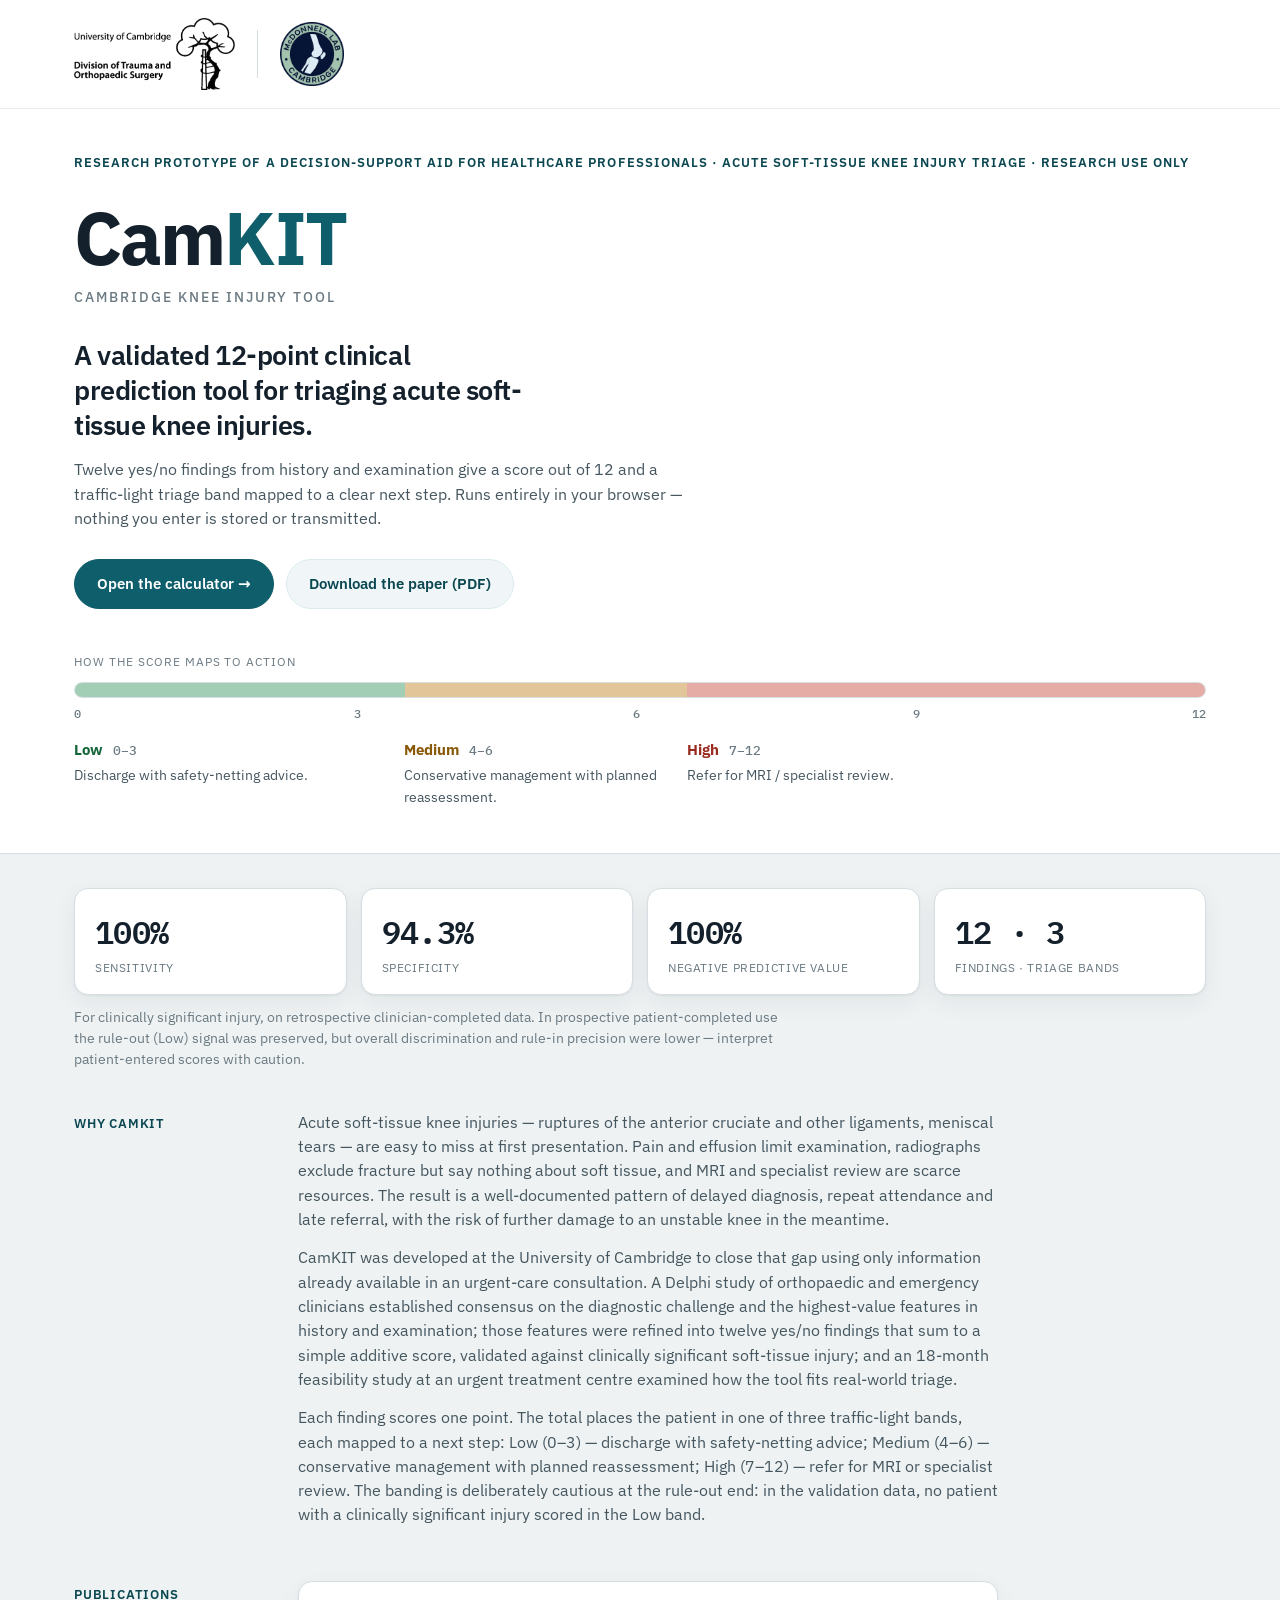
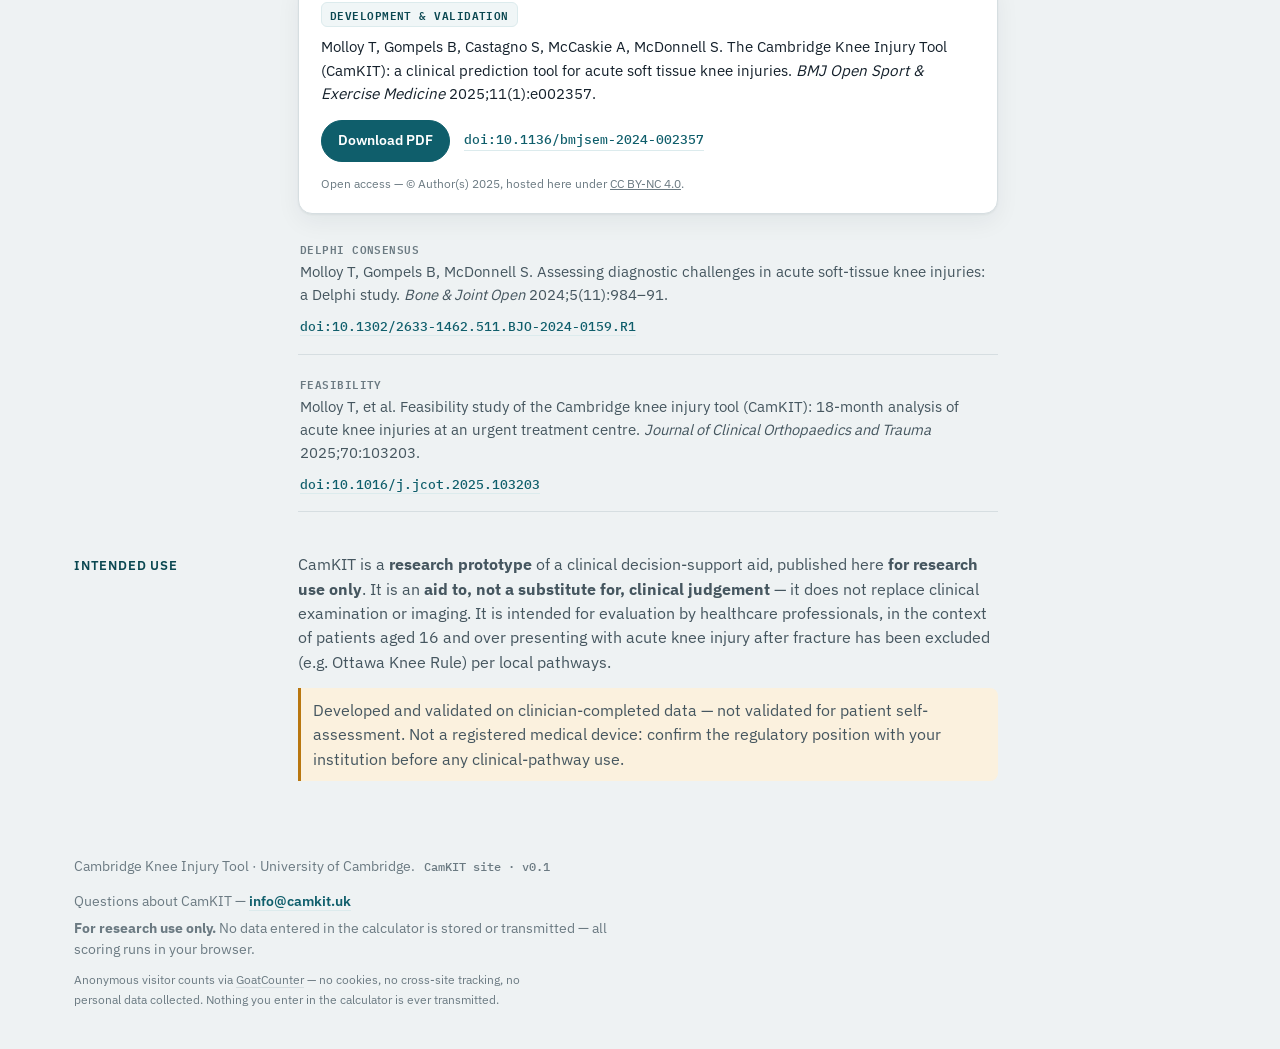
<file: index.html>
<!doctype html>
<html lang="en">
<head>
  <meta charset="utf-8" />
  <meta name="viewport" content="width=device-width, initial-scale=1" />
  <title>CamKIT — Cambridge Knee Injury Tool</title>
  <meta name="description" content="The Cambridge Knee Injury Tool (CamKIT): a research prototype of a 12-point clinical prediction tool that triages acute soft-tissue knee injuries into three traffic-light bands. For research use only. Background, evidence, publications and the online calculator." />
  <meta name="color-scheme" content="light" />

  <!-- IBM Plex is self-hosted under assets/fonts/ and declared in tokens.css.
       No third-party font host, so nothing leaks a visitor's IP and the pages
       render on offline / locked-down hospital networks. -->
  <link rel="preload" href="assets/fonts/ibm-plex-sans-latin.woff2" as="font" type="font/woff2" crossorigin />

  <link rel="stylesheet" href="assets/tokens.css" />
  <link rel="stylesheet" href="assets/landing.css" />
</head>
<body>
  <a class="skip-link" href="#main">Skip to content</a>

  <div class="orgbar">
    <div class="orgbar__inner">
      <img class="orgbar__logo orgbar__logo--cam"
           src="assets/logos/cambridge-surgery.png" width="483" height="216"
           alt="University of Cambridge — Division of Trauma and Orthopaedic Surgery" />
      <span class="orgbar__rule" aria-hidden="true"></span>
      <img class="orgbar__logo orgbar__logo--lab"
           src="assets/logos/mcdonnell-lab.png" width="180" height="180"
           alt="McDonnell Lab, Cambridge" />
    </div>
  </div>

  <header class="hero">
    <div class="hero__inner">
      <p class="hero__eyebrow">Research prototype of a decision-support aid for healthcare professionals · acute soft-tissue knee injury triage · research use only</p>

      <h1 class="hero__title">
        <span class="wordmark"><span class="wordmark__cam">Cam</span><span class="wordmark__kit">KIT</span></span>
        <span class="hero__name">Cambridge Knee Injury Tool</span>
      </h1>

      <p class="hero__headline">A validated 12-point clinical prediction tool for triaging acute soft-tissue knee injuries.</p>
      <p class="hero__support">
        Twelve yes/no findings from history and examination give a score out of 12 and a
        traffic-light triage band mapped to a clear next step. Runs entirely in your browser —
        nothing you enter is stored or transmitted.
      </p>

      <div class="hero__cta">
        <a class="btn btn--primary" href="calculator/"
           data-count="cta-open-calculator" data-count-title="CTA: open the calculator">Open the calculator <span aria-hidden="true">→</span></a>
        <a class="btn btn--secondary" href="assets/papers/molloy-2025-camkit-bmj-osem.pdf" download>Download the paper (PDF)</a>
      </div>

      <figure class="pathway">
        <figcaption class="pathway__caption">How the score maps to action</figcaption>
        <div class="pathway__track" aria-hidden="true">
          <span class="pathway__zone pathway__zone--low"></span>
          <span class="pathway__zone pathway__zone--med"></span>
          <span class="pathway__zone pathway__zone--high"></span>
        </div>
        <div class="pathway__scale" aria-hidden="true">
          <span>0</span><span>3</span><span>6</span><span>9</span><span>12</span>
        </div>
        <dl class="pathway__bands">
          <div class="pathway__band" data-band="low">
            <dt><strong>Low</strong> <span class="pathway__range">0–3</span></dt>
            <dd>Discharge with safety-netting advice.</dd>
          </div>
          <div class="pathway__band" data-band="med">
            <dt><strong>Medium</strong> <span class="pathway__range">4–6</span></dt>
            <dd>Conservative management with planned reassessment.</dd>
          </div>
          <div class="pathway__band" data-band="high">
            <dt><strong>High</strong> <span class="pathway__range">7–12</span></dt>
            <dd>Refer for MRI / specialist review.</dd>
          </div>
        </dl>
      </figure>
    </div>
  </header>

  <main id="main">
    <section class="evidence" aria-labelledby="evidence-heading">
      <h2 id="evidence-heading" class="visually-hidden">Evidence at a glance</h2>
      <ul class="evidence__grid">
        <li class="stat"><span class="stat__value">100%</span><span class="stat__label">sensitivity</span></li>
        <li class="stat"><span class="stat__value">94.3%</span><span class="stat__label">specificity</span></li>
        <li class="stat"><span class="stat__value">100%</span><span class="stat__label">negative predictive value</span></li>
        <li class="stat"><span class="stat__value">12 · 3</span><span class="stat__label">findings · triage bands</span></li>
      </ul>
      <p class="evidence__note">
        For clinically significant injury, on retrospective clinician-completed data. In
        prospective patient-completed use the rule-out (Low) signal was preserved, but overall
        discrimination and rule-in precision were lower — interpret patient-entered scores with
        caution.
      </p>
    </section>

    <section class="section" aria-labelledby="why-heading">
      <h2 id="why-heading" class="section__label">Why CamKIT</h2>
      <div class="section__body">
        <p>
          Acute soft-tissue knee injuries — ruptures of the anterior cruciate and other
          ligaments, meniscal tears — are easy to miss at first presentation. Pain and effusion
          limit examination, radiographs exclude fracture but say nothing about soft tissue,
          and MRI and specialist review are scarce resources. The result is a well-documented
          pattern of delayed diagnosis, repeat attendance and late referral, with the risk of
          further damage to an unstable knee in the meantime.
        </p>
        <p>
          CamKIT was developed at the University of Cambridge to close that gap using only
          information already available in an urgent-care consultation. A Delphi study of
          orthopaedic and emergency clinicians established consensus on the diagnostic
          challenge and the highest-value features in history and examination; those features
          were refined into twelve yes/no findings that sum to a simple additive score,
          validated against clinically significant soft-tissue injury; and an 18-month
          feasibility study at an urgent treatment centre examined how the tool fits real-world
          triage.
        </p>
        <p>
          Each finding scores one point. The total places the patient in one of three
          traffic-light bands, each mapped to a next step: Low (0–3) — discharge with
          safety-netting advice; Medium (4–6) — conservative management with planned
          reassessment; High (7–12) — refer for MRI or specialist review. The banding is
          deliberately cautious at the rule-out end: in the validation data, no patient with a
          clinically significant injury scored in the Low band.
        </p>
      </div>
    </section>

    <section class="section" aria-labelledby="pubs-heading">
      <h2 id="pubs-heading" class="section__label">Publications</h2>
      <div class="section__body">
        <article class="pub pub--featured">
          <p class="pub__tag">Development &amp; validation</p>
          <p class="pub__cite">
            Molloy T, Gompels B, Castagno S, McCaskie A, McDonnell S. The Cambridge Knee Injury
            Tool (CamKIT): a clinical prediction tool for acute soft tissue knee injuries.
            <em>BMJ Open Sport &amp; Exercise Medicine</em> 2025;11(1):e002357.
          </p>
          <div class="pub__actions">
            <a class="btn btn--primary btn--small" href="assets/papers/molloy-2025-camkit-bmj-osem.pdf" download>Download PDF</a>
            <a class="pub__doi" href="https://doi.org/10.1136/bmjsem-2024-002357" target="_blank" rel="noopener noreferrer">doi:10.1136/bmjsem-2024-002357</a>
          </div>
          <p class="pub__licence">
            Open access — © Author(s) 2025, hosted here under
            <a href="https://creativecommons.org/licenses/by-nc/4.0/" target="_blank" rel="noopener noreferrer">CC BY-NC 4.0</a>.
          </p>
        </article>

        <ul class="pub-list">
          <li class="pub">
            <p class="pub__tag">Delphi consensus</p>
            <p class="pub__cite">
              Molloy T, Gompels B, McDonnell S. Assessing diagnostic challenges in acute
              soft-tissue knee injuries: a Delphi study.
              <em>Bone &amp; Joint Open</em> 2024;5(11):984–91.
            </p>
            <a class="pub__doi" href="https://doi.org/10.1302/2633-1462.511.BJO-2024-0159.R1" target="_blank" rel="noopener noreferrer">doi:10.1302/2633-1462.511.BJO-2024-0159.R1</a>
          </li>
          <li class="pub">
            <p class="pub__tag">Feasibility</p>
            <p class="pub__cite">
              Molloy T, et al. Feasibility study of the Cambridge knee injury tool (CamKIT):
              18-month analysis of acute knee injuries at an urgent treatment centre.
              <em>Journal of Clinical Orthopaedics and Trauma</em> 2025;70:103203.
            </p>
            <a class="pub__doi" href="https://doi.org/10.1016/j.jcot.2025.103203" target="_blank" rel="noopener noreferrer">doi:10.1016/j.jcot.2025.103203</a>
          </li>
        </ul>
      </div>
    </section>

    <section class="section" aria-labelledby="use-heading">
      <h2 id="use-heading" class="section__label">Intended use</h2>
      <div class="section__body">
        <p>
          CamKIT is a <strong>research prototype</strong> of a clinical decision-support aid,
          published here <strong>for research use only</strong>. It is an
          <strong>aid to, not a substitute for, clinical judgement</strong> — it does not
          replace clinical examination or imaging. It is intended for evaluation by healthcare
          professionals, in the context of patients aged 16 and over presenting with acute knee
          injury after fracture has been excluded (e.g. Ottawa Knee Rule) per local pathways.
        </p>
        <p class="flag">
          Developed and validated on clinician-completed data — not validated for patient
          self-assessment. Not a registered medical device: confirm the regulatory position
          with your institution before any clinical-pathway use.
        </p>
      </div>
    </section>
  </main>

  <footer class="footer">
    <p>Cambridge Knee Injury Tool · University of Cambridge.
      <span class="footer__ver">CamKIT site · v0.1</span>
    </p>
    <p class="footer__contact">
      Questions about CamKIT — <a href="mailto:info@camkit.uk">info@camkit.uk</a>
    </p>
    <p class="footer__disclaimer">
      <strong>For research use only.</strong> No data entered in the
      calculator is stored or transmitted — all scoring runs in your browser.
    </p>
    <p class="footer__privacy">
      Anonymous visitor counts via
      <a href="https://www.goatcounter.com/" target="_blank" rel="noopener noreferrer">GoatCounter</a>
      — no cookies, no cross-site tracking, no personal data collected. Nothing you enter in
      the calculator is ever transmitted.
    </p>
  </footer>

  <!-- Privacy-preserving usage counts. Remove these two tags and assets/analytics.js
       to disable analytics entirely — the site works unchanged without them. -->
  <script data-goatcounter="https://camkit.goatcounter.com/count"
          async src="https://gc.zgo.at/count.js"></script>
  <script src="assets/analytics.js" defer></script>
</body>
</html>
</file>
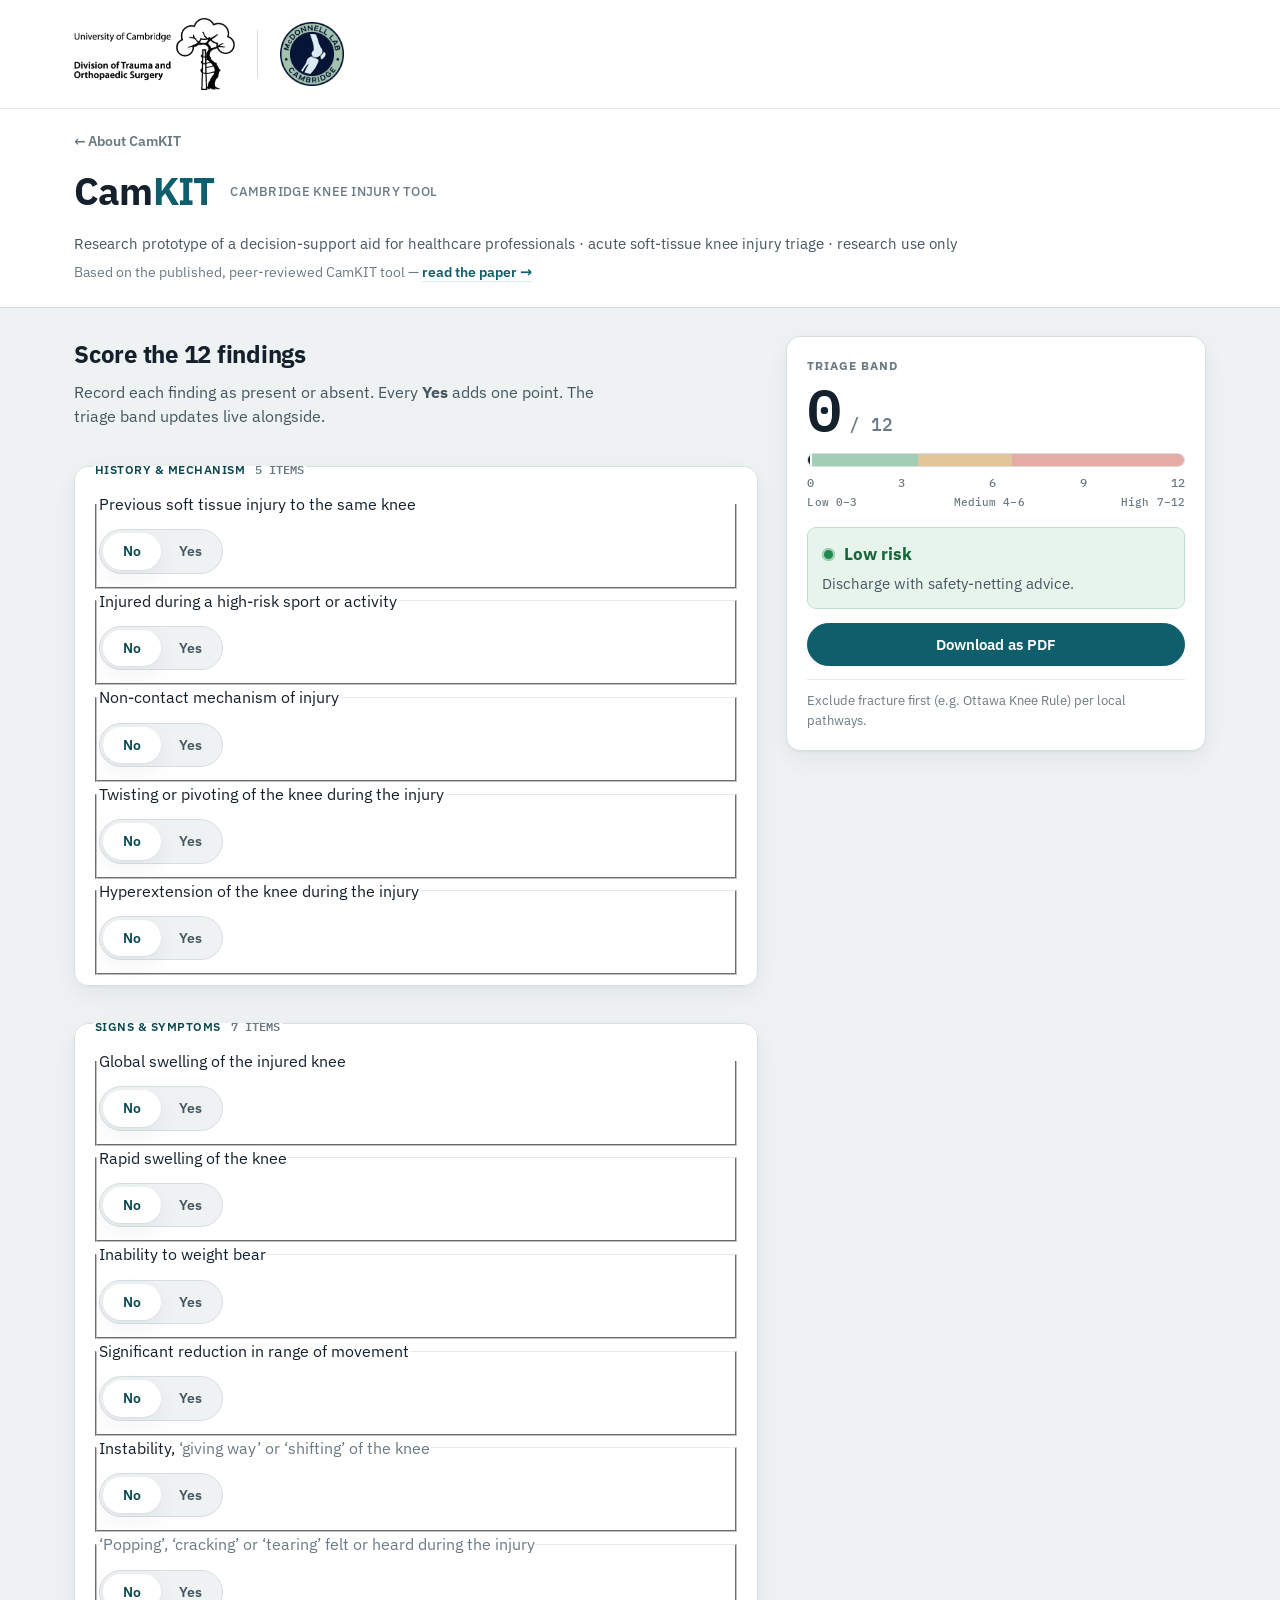
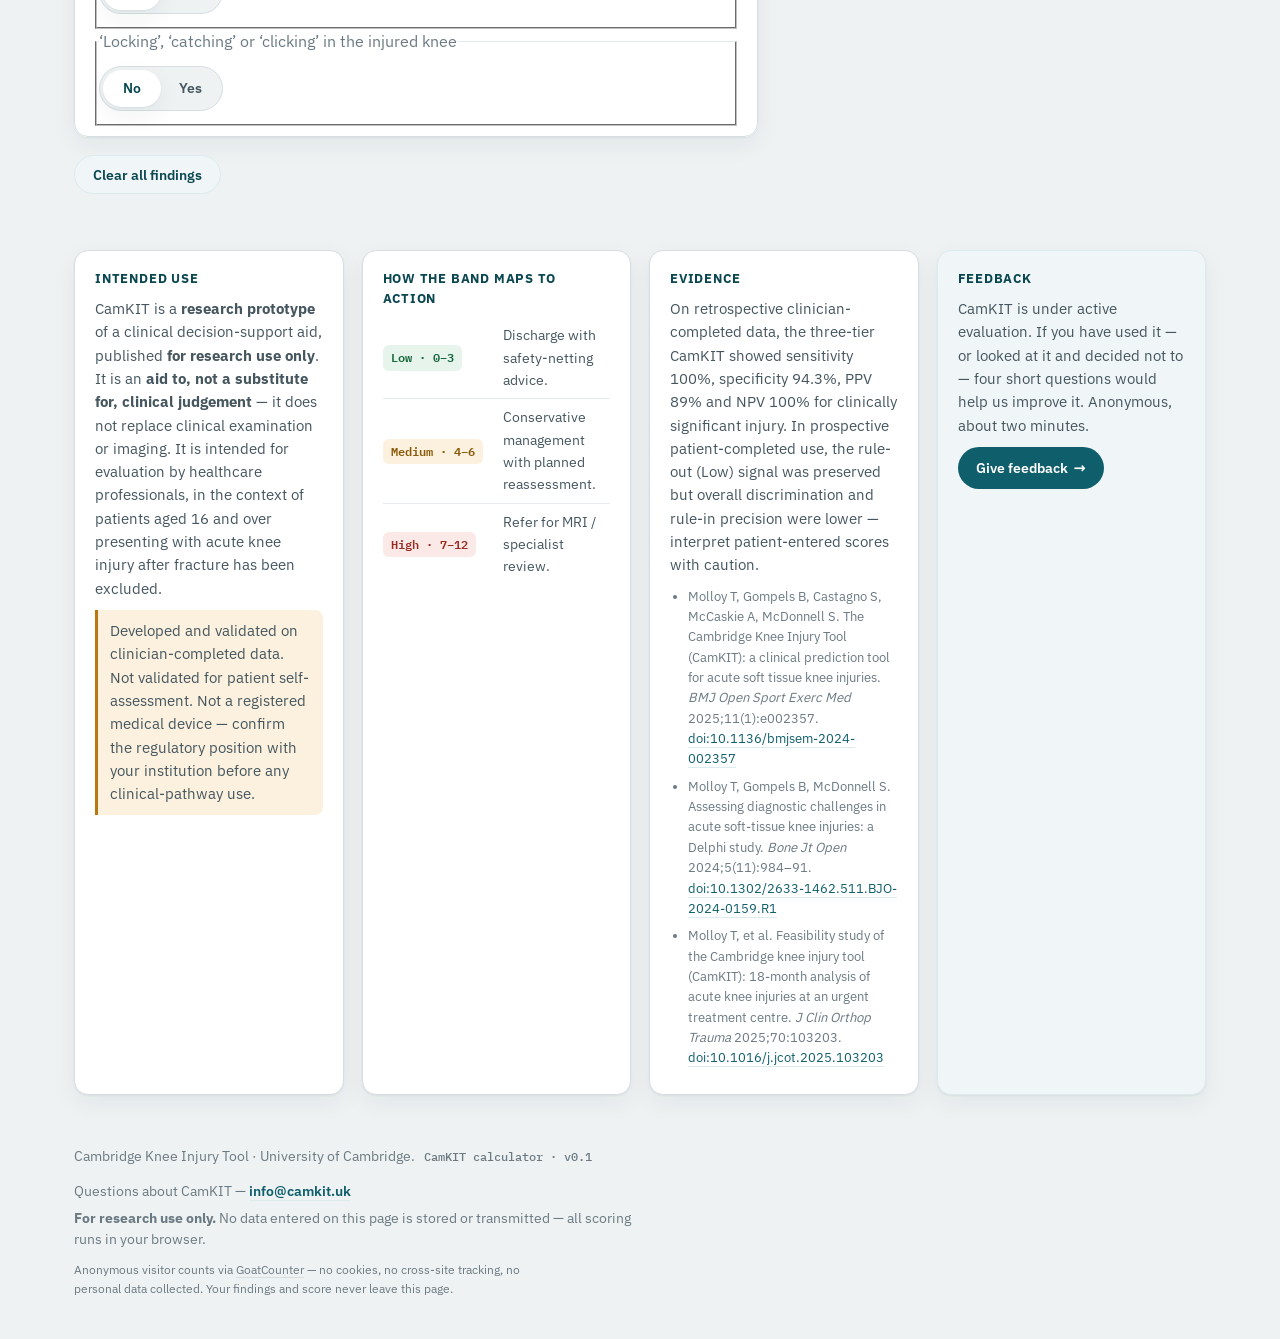
<file: calculator/index.html>
<!doctype html>
<html lang="en">
<head>
  <meta charset="utf-8" />
  <meta name="viewport" content="width=device-width, initial-scale=1" />
  <title>CamKIT calculator — score the 12 findings</title>
  <meta name="description" content="Interactive CamKIT calculator — a research prototype, for research use only: record the 12 clinical findings to get a score out of 12 and a three-tier triage band. All scoring runs in your browser — nothing is stored or transmitted." />
  <meta name="color-scheme" content="light" />

  <!-- IBM Plex is self-hosted under assets/fonts/ and declared in tokens.css.
       No third-party font host, so nothing leaks a visitor's IP and the pages
       render on offline / locked-down hospital networks. -->
  <link rel="preload" href="../assets/fonts/ibm-plex-sans-latin.woff2" as="font" type="font/woff2" crossorigin />

  <link rel="stylesheet" href="../assets/tokens.css" />
  <link rel="stylesheet" href="../assets/styles.css" />
</head>
<body>
  <a class="skip-link" href="#camkit-form">Skip to the assessment</a>

  <!-- Print-only document header (populated by camkit.js before printing) -->
  <div class="print-only print-head" data-band="low">
    <p class="print-head__title">Cambridge Knee Injury Tool (CamKIT)</p>
    <p class="print-head__meta">Assessment date: <strong id="print-date"></strong></p>
    <p class="print-head__result">
      Score <strong id="print-score">0</strong> / 12 —
      <strong id="print-band">Low risk</strong>:
      <span id="print-action">Discharge with safety-netting advice.</span>
    </p>
  </div>

  <div class="orgbar">
    <div class="orgbar__inner">
      <img class="orgbar__logo orgbar__logo--cam"
           src="../assets/logos/cambridge-surgery.png" width="483" height="216"
           alt="University of Cambridge — Division of Trauma and Orthopaedic Surgery" />
      <span class="orgbar__rule" aria-hidden="true"></span>
      <img class="orgbar__logo orgbar__logo--lab"
           src="../assets/logos/mcdonnell-lab.png" width="180" height="180"
           alt="McDonnell Lab, Cambridge" />
    </div>
  </div>

  <header class="masthead">
    <div class="masthead__inner">
      <p class="masthead__back"><a href="../">← About CamKIT</a></p>
      <div class="wordmark">
        <span class="wordmark__cam">Cam</span><span class="wordmark__kit">KIT</span>
        <span class="wordmark__full">Cambridge Knee Injury Tool</span>
      </div>
      <p class="masthead__eyebrow">
        Research prototype of a decision-support aid for healthcare professionals ·
        acute soft-tissue knee injury triage · research use only
      </p>
      <p class="masthead__link">
        Based on the published, peer-reviewed CamKIT tool —
        <a href="https://doi.org/10.1136/bmjsem-2024-002357" target="_blank" rel="noopener noreferrer">read the paper →</a>
      </p>
    </div>
  </header>

  <main class="layout">
    <section class="form" aria-labelledby="form-heading">
      <div class="form__intro">
        <h1 id="form-heading">Score the 12 findings</h1>
        <p class="form__lede">
          Record each finding as present or absent. Every <strong>Yes</strong> adds one point.
          The triage band updates live alongside.
        </p>
      </div>

      <form id="camkit-form" novalidate>
        <!-- Item fieldsets are rendered here by assets/camkit.js -->
      </form>

      <div class="form__actions">
        <button type="button" id="reset-btn" class="btn-reset">Clear all findings</button>
      </div>
    </section>

    <aside class="readout" aria-labelledby="readout-heading">
      <div class="readout__sticky">
        <h2 id="readout-heading" class="readout__title">Triage band</h2>

        <div class="score" aria-hidden="true">
          <span class="score__value" id="score-value">0</span>
          <span class="score__total">/ 12</span>
        </div>

        <!-- Signature element: the 0–12 triage gauge -->
        <div class="gauge" id="gauge">
          <div class="gauge__track">
            <span class="gauge__zone gauge__zone--low"></span>
            <span class="gauge__zone gauge__zone--med"></span>
            <span class="gauge__zone gauge__zone--high"></span>
            <span class="gauge__needle" id="gauge-needle"></span>
          </div>
          <div class="gauge__scale">
            <span>0</span><span>3</span><span>6</span><span>9</span><span>12</span>
          </div>
          <div class="gauge__bands">
            <span class="gauge__bandlabel">Low 0–3</span>
            <span class="gauge__bandlabel">Medium 4–6</span>
            <span class="gauge__bandlabel">High 7–12</span>
          </div>
        </div>

        <div class="band" id="band" data-band="low">
          <p class="band__name" id="band-name">
            <span class="band__dot" aria-hidden="true"></span>
            <span id="band-label">Low risk</span>
          </p>
          <p class="band__action" id="band-action">Discharge with safety-netting advice.</p>
        </div>

        <button type="button" id="download-btn" class="btn-pdf">Download as PDF</button>

        <p class="readout__caveat">
          Exclude fracture first (e.g. Ottawa Knee Rule) per local pathways.
        </p>

        <!-- Screen-reader live summary -->
        <p class="visually-hidden" id="live-status" role="status" aria-live="polite"></p>
      </div>
    </aside>
  </main>

  <section class="notes" aria-label="Intended use and evidence">
    <div class="notes__grid">
      <article class="note">
        <h3>Intended use</h3>
        <p>
          CamKIT is a <strong>research prototype</strong> of a clinical decision-support aid,
          published <strong>for research use only</strong>. It is an <strong>aid to, not a
          substitute for, clinical judgement</strong> — it does not replace clinical examination
          or imaging. It is intended for evaluation by healthcare professionals, in the context of
          patients aged 16 and over presenting with acute knee injury after fracture has been
          excluded.
        </p>
        <p class="note__flag">
          Developed and validated on clinician-completed data. Not validated for patient
          self-assessment. Not a registered medical device — confirm the regulatory position with
          your institution before any clinical-pathway use.
        </p>
      </article>

      <article class="note">
        <h3>How the band maps to action</h3>
        <dl class="actions">
          <div class="actions__row" data-band="low">
            <dt><span class="actions__chip">Low · 0–3</span></dt>
            <dd>Discharge with safety-netting advice.</dd>
          </div>
          <div class="actions__row" data-band="med">
            <dt><span class="actions__chip">Medium · 4–6</span></dt>
            <dd>Conservative management with planned reassessment.</dd>
          </div>
          <div class="actions__row" data-band="high">
            <dt><span class="actions__chip">High · 7–12</span></dt>
            <dd>Refer for MRI / specialist review.</dd>
          </div>
        </dl>
      </article>

      <article class="note">
        <h3>Evidence</h3>
        <p>
          On retrospective clinician-completed data, the three-tier CamKIT showed sensitivity 100%,
          specificity 94.3%, PPV 89% and NPV 100% for clinically significant injury. In prospective
          patient-completed use, the rule-out (Low) signal was preserved but overall discrimination
          and rule-in precision were lower — interpret patient-entered scores with caution.
        </p>
        <ul class="refs">
          <li>Molloy T, Gompels B, Castagno S, McCaskie A, McDonnell S. The Cambridge Knee Injury Tool (CamKIT): a clinical prediction tool for acute soft tissue knee injuries. <em>BMJ Open Sport Exerc Med</em> 2025;11(1):e002357.
            <a href="https://doi.org/10.1136/bmjsem-2024-002357" target="_blank" rel="noopener noreferrer">doi:10.1136/bmjsem-2024-002357</a></li>
          <li>Molloy T, Gompels B, McDonnell S. Assessing diagnostic challenges in acute soft-tissue knee injuries: a Delphi study. <em>Bone Jt Open</em> 2024;5(11):984–91.
            <a href="https://doi.org/10.1302/2633-1462.511.BJO-2024-0159.R1" target="_blank" rel="noopener noreferrer">doi:10.1302/2633-1462.511.BJO-2024-0159.R1</a></li>
          <li>Molloy T, et al. Feasibility study of the Cambridge knee injury tool (CamKIT): 18-month analysis of acute knee injuries at an urgent treatment centre. <em>J Clin Orthop Trauma</em> 2025;70:103203.
            <a href="https://doi.org/10.1016/j.jcot.2025.103203" target="_blank" rel="noopener noreferrer">doi:10.1016/j.jcot.2025.103203</a></li>
        </ul>
      </article>

      <!-- FEEDBACK SURVEY — must be the anonymous respondent link (/jfe/form/<ID>),
           never the Qualtrics editor link (/survey-builder/<ID>/edit), which only
           works for logged-in survey owners. scripts/check-analytics.sh enforces this.
           Survey ID: SV_2cn2vMerfUsY75Q -->
      <article class="note note--feedback">
        <h3>Feedback</h3>
        <p>
          CamKIT is under active evaluation. If you have used it — or looked at it and decided
          not to — four short questions would help us improve it. Anonymous, about two minutes.
        </p>
        <a class="note__cta" href="https://cambridge.eu.qualtrics.com/jfe/form/SV_2cn2vMerfUsY75Q"
           target="_blank" rel="noopener noreferrer"
           data-count="feedback-survey" data-count-title="Feedback survey opened">
          Give feedback <span aria-hidden="true">→</span>
        </a>
      </article>
    </div>
  </section>

  <footer class="footer">
    <p>Cambridge Knee Injury Tool · University of Cambridge.
      <span class="footer__ver">CamKIT calculator · v0.1</span>
    </p>
    <p class="footer__contact">
      Questions about CamKIT — <a href="mailto:info@camkit.uk">info@camkit.uk</a>
    </p>
    <p class="footer__disclaimer">
      <strong>For research use only.</strong> No data entered on this page is
      stored or transmitted — all scoring runs in your browser.
    </p>
    <p class="footer__privacy">
      Anonymous visitor counts via
      <a href="https://www.goatcounter.com/" target="_blank" rel="noopener noreferrer">GoatCounter</a>
      — no cookies, no cross-site tracking, no personal data collected. Your findings and score
      never leave this page.
    </p>
  </footer>

  <!-- Print-only document footer -->
  <div class="print-only print-foot">
    <p>Research prototype of a decision-support aid — for research use only. An aid to, not a
      substitute for, clinical judgement. Does not replace clinical examination or imaging.
      Not a registered medical device.</p>
    <p>Molloy T, Gompels B, Castagno S, McCaskie A, McDonnell S. The Cambridge Knee Injury Tool
      (CamKIT). BMJ Open Sport Exerc Med 2025;11(1):e002357. doi:10.1136/bmjsem-2024-002357</p>
  </div>

  <noscript>
    <p class="noscript">This calculator needs JavaScript to score the 12 findings. Please enable JavaScript.</p>
  </noscript>

  <script src="../assets/camkit.js" defer></script>

  <!-- Privacy-preserving usage counts. Remove these two tags and assets/analytics.js
       to disable analytics entirely — the calculator works unchanged without them. -->
  <script data-goatcounter="https://camkit.goatcounter.com/count"
          async src="https://gc.zgo.at/count.js"></script>
  <script src="../assets/analytics.js" defer></script>
</body>
</html>
</file>
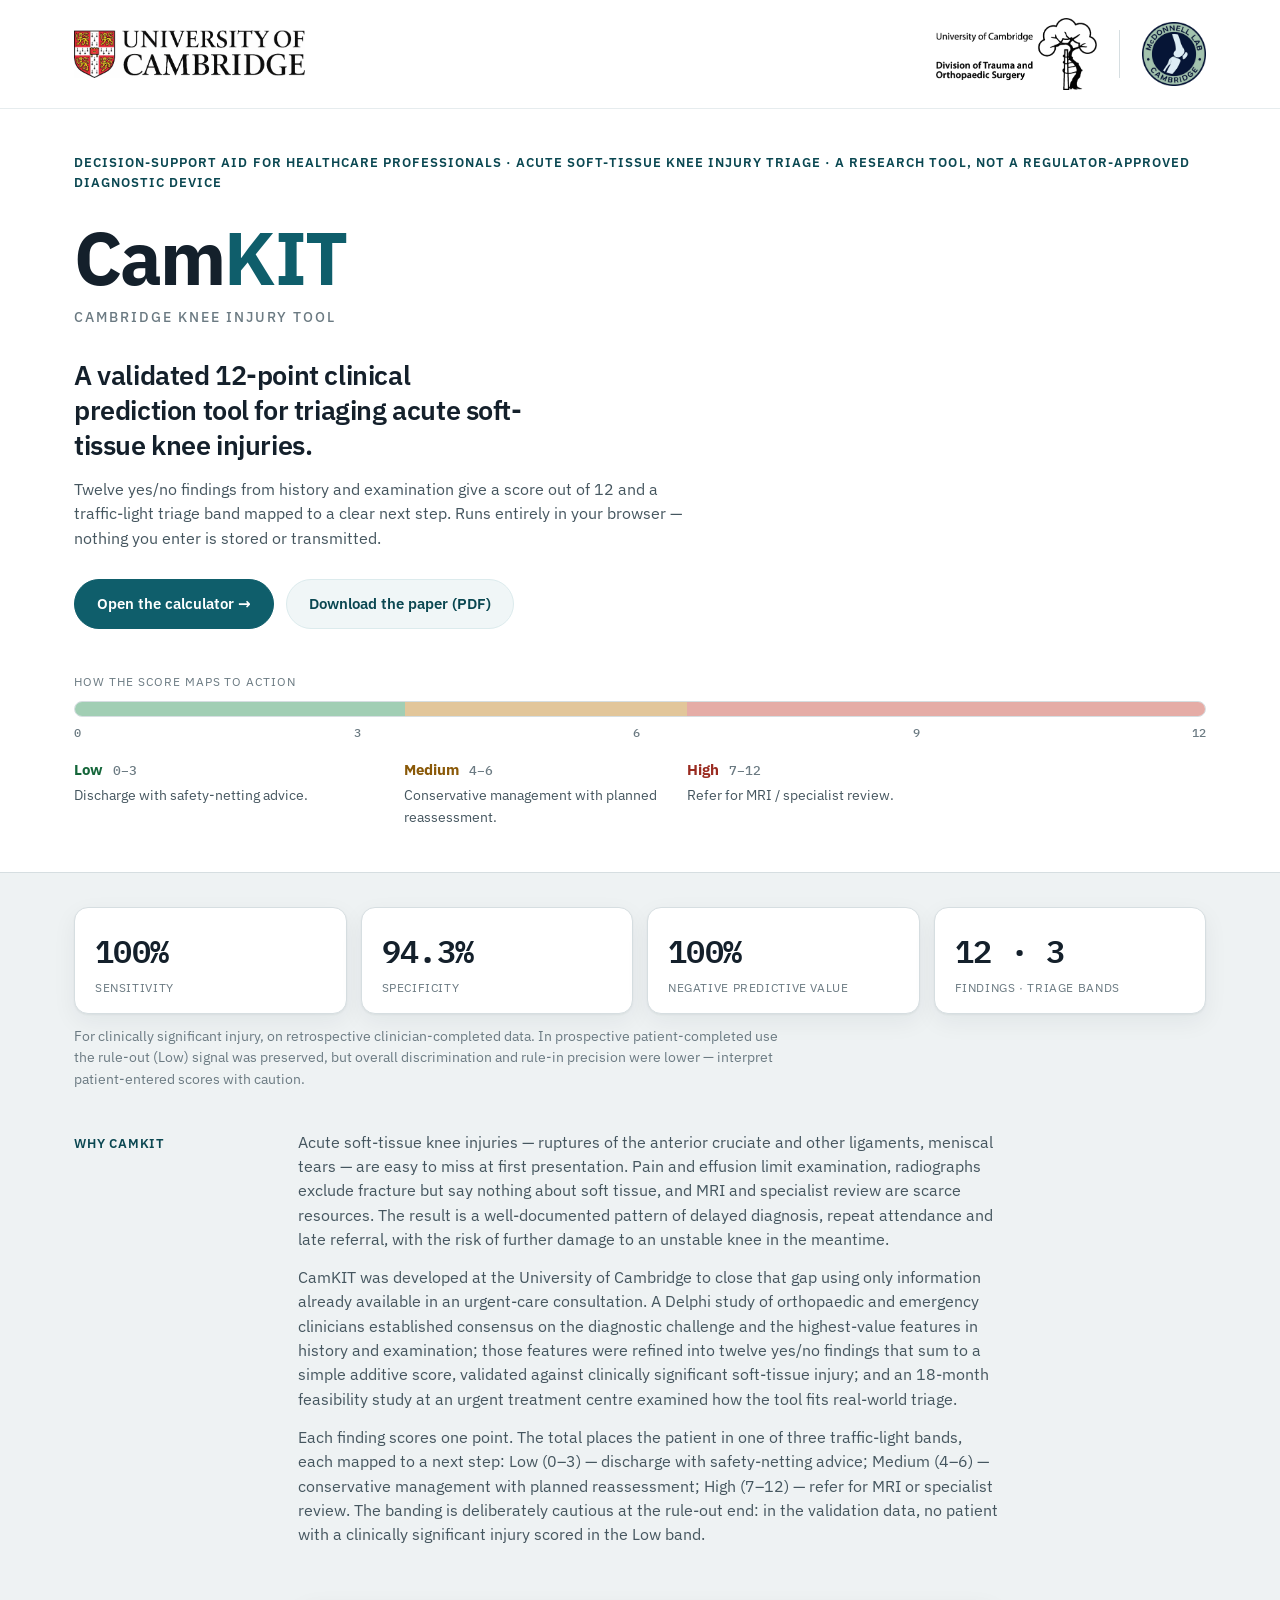
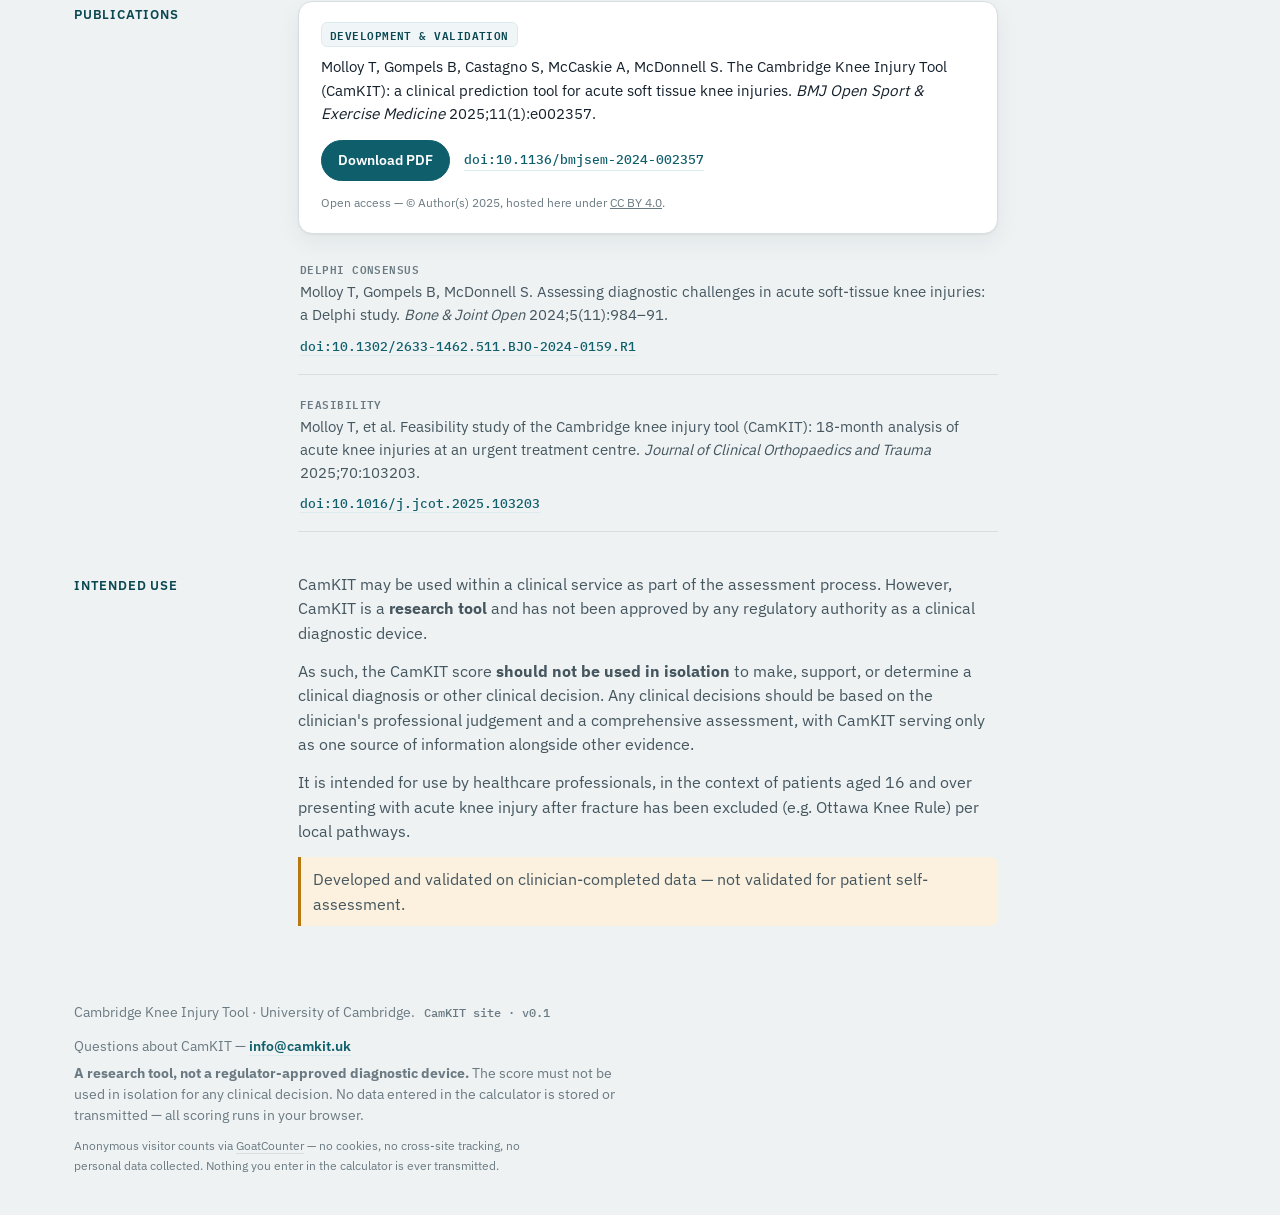
<file: public/index.html>
<!doctype html>
<html lang="en">
<head>
  <meta charset="utf-8" />
  <meta name="viewport" content="width=device-width, initial-scale=1" />
  <title>CamKIT — Cambridge Knee Injury Tool</title>
  <meta name="description" content="The Cambridge Knee Injury Tool (CamKIT): a 12-point clinical prediction tool that triages acute soft-tissue knee injuries into three traffic-light bands. A research tool, not a regulator-approved diagnostic device — never to be used in isolation for a clinical decision. Background, evidence, publications and the online calculator." />
  <meta name="color-scheme" content="light" />

  <!-- The site answers on both camkit.uk and www.camkit.uk (two Custom Domains
       on the same Worker), so without this every page exists at two indexable
       addresses and a citation could reasonably point at either. The apex is
       the address we publish. Update this if the site ever moves. -->
  <link rel="canonical" href="https://camkit.uk/" />

  <!-- IBM Plex is self-hosted under assets/fonts/ and declared in tokens.css.
       No third-party font host, so nothing leaks a visitor's IP and the pages
       render on offline / locked-down hospital networks. -->
  <link rel="preload" href="assets/fonts/ibm-plex-sans-latin.woff2" as="font" type="font/woff2" crossorigin />

  <link rel="stylesheet" href="assets/tokens.css" />
  <link rel="stylesheet" href="assets/landing.css" />
</head>
<body>
  <a class="skip-link" href="#main">Skip to content</a>

  <!-- The University lock-up sits alone on the left and the two local marks are
       held together on the right by .orgbar__group — that wrapper exists only so
       the pair travels as one unit under space-between, and so they stay next to
       their shared rule when the strip wraps on a narrow screen. This block is
       repeated verbatim in calculator/index.html and 404.html; only the src
       prefix differs (../assets/ and /assets/ respectively). -->
  <div class="orgbar">
    <div class="orgbar__inner">
      <img class="orgbar__logo orgbar__logo--uni"
           src="assets/logos/university-of-cambridge.png" width="693" height="144"
           alt="University of Cambridge" />
      <div class="orgbar__group">
        <img class="orgbar__logo orgbar__logo--surgery"
             src="assets/logos/cambridge-surgery.png" width="483" height="216"
             alt="University of Cambridge — Division of Trauma and Orthopaedic Surgery" />
        <span class="orgbar__rule" aria-hidden="true"></span>
        <img class="orgbar__logo orgbar__logo--lab"
             src="assets/logos/mcdonnell-lab.png" width="180" height="180"
             alt="McDonnell Lab, Cambridge" />
      </div>
    </div>
  </div>

  <header class="hero">
    <div class="hero__inner">
      <p class="hero__eyebrow">Decision-support aid for healthcare professionals · acute soft-tissue knee injury triage · a research tool, not a regulator-approved diagnostic device</p>

      <h1 class="hero__title">
        <span class="wordmark"><span class="wordmark__cam">Cam</span><span class="wordmark__kit">KIT</span></span>
        <span class="hero__name">Cambridge Knee Injury Tool</span>
      </h1>

      <p class="hero__headline">A validated 12-point clinical prediction tool for triaging acute soft-tissue knee injuries.</p>
      <p class="hero__support">
        Twelve yes/no findings from history and examination give a score out of 12 and a
        traffic-light triage band mapped to a clear next step. Runs entirely in your browser —
        nothing you enter is stored or transmitted.
      </p>

      <div class="hero__cta">
        <a class="btn btn--primary" href="calculator/"
           data-count="cta-open-calculator" data-count-title="CTA: open the calculator">Open the calculator <span aria-hidden="true">→</span></a>
        <a class="btn btn--secondary" href="assets/papers/molloy-2025-camkit-bmj-osem.pdf" download>Download the paper (PDF)</a>
      </div>

      <figure class="pathway">
        <figcaption class="pathway__caption">How the score maps to action</figcaption>
        <div class="pathway__track" aria-hidden="true">
          <span class="pathway__zone pathway__zone--low"></span>
          <span class="pathway__zone pathway__zone--med"></span>
          <span class="pathway__zone pathway__zone--high"></span>
        </div>
        <div class="pathway__scale" aria-hidden="true">
          <span>0</span><span>3</span><span>6</span><span>9</span><span>12</span>
        </div>
        <dl class="pathway__bands">
          <div class="pathway__band" data-band="low">
            <dt><strong>Low</strong> <span class="pathway__range">0–3</span></dt>
            <dd>Discharge with safety-netting advice.</dd>
          </div>
          <div class="pathway__band" data-band="med">
            <dt><strong>Medium</strong> <span class="pathway__range">4–6</span></dt>
            <dd>Conservative management with planned reassessment.</dd>
          </div>
          <div class="pathway__band" data-band="high">
            <dt><strong>High</strong> <span class="pathway__range">7–12</span></dt>
            <dd>Refer for MRI / specialist review.</dd>
          </div>
        </dl>
      </figure>
    </div>
  </header>

  <main id="main">
    <section class="evidence" aria-labelledby="evidence-heading">
      <h2 id="evidence-heading" class="visually-hidden">Evidence at a glance</h2>
      <ul class="evidence__grid">
        <li class="stat"><span class="stat__value">100%</span><span class="stat__label">sensitivity</span></li>
        <li class="stat"><span class="stat__value">94.3%</span><span class="stat__label">specificity</span></li>
        <li class="stat"><span class="stat__value">100%</span><span class="stat__label">negative predictive value</span></li>
        <li class="stat"><span class="stat__value">12 · 3</span><span class="stat__label">findings · triage bands</span></li>
      </ul>
      <p class="evidence__note">
        For clinically significant injury, on retrospective clinician-completed data. In
        prospective patient-completed use the rule-out (Low) signal was preserved, but overall
        discrimination and rule-in precision were lower — interpret patient-entered scores with
        caution.
      </p>
    </section>

    <section class="section" aria-labelledby="why-heading">
      <h2 id="why-heading" class="section__label">Why CamKIT</h2>
      <div class="section__body">
        <p>
          Acute soft-tissue knee injuries — ruptures of the anterior cruciate and other
          ligaments, meniscal tears — are easy to miss at first presentation. Pain and effusion
          limit examination, radiographs exclude fracture but say nothing about soft tissue,
          and MRI and specialist review are scarce resources. The result is a well-documented
          pattern of delayed diagnosis, repeat attendance and late referral, with the risk of
          further damage to an unstable knee in the meantime.
        </p>
        <p>
          CamKIT was developed at the University of Cambridge to close that gap using only
          information already available in an urgent-care consultation. A Delphi study of
          orthopaedic and emergency clinicians established consensus on the diagnostic
          challenge and the highest-value features in history and examination; those features
          were refined into twelve yes/no findings that sum to a simple additive score,
          validated against clinically significant soft-tissue injury; and an 18-month
          feasibility study at an urgent treatment centre examined how the tool fits real-world
          triage.
        </p>
        <p>
          Each finding scores one point. The total places the patient in one of three
          traffic-light bands, each mapped to a next step: Low (0–3) — discharge with
          safety-netting advice; Medium (4–6) — conservative management with planned
          reassessment; High (7–12) — refer for MRI or specialist review. The banding is
          deliberately cautious at the rule-out end: in the validation data, no patient with a
          clinically significant injury scored in the Low band.
        </p>
      </div>
    </section>

    <section class="section" aria-labelledby="pubs-heading">
      <h2 id="pubs-heading" class="section__label">Publications</h2>
      <div class="section__body">
        <article class="pub pub--featured">
          <p class="pub__tag">Development &amp; validation</p>
          <p class="pub__cite">
            Molloy T, Gompels B, Castagno S, McCaskie A, McDonnell S. The Cambridge Knee Injury
            Tool (CamKIT): a clinical prediction tool for acute soft tissue knee injuries.
            <em>BMJ Open Sport &amp; Exercise Medicine</em> 2025;11(1):e002357.
          </p>
          <div class="pub__actions">
            <a class="btn btn--primary btn--small" href="assets/papers/molloy-2025-camkit-bmj-osem.pdf" download>Download PDF</a>
            <a class="pub__doi" href="https://doi.org/10.1136/bmjsem-2024-002357" target="_blank" rel="noopener noreferrer">doi:10.1136/bmjsem-2024-002357</a>
          </div>
          <p class="pub__licence">
            Open access — © Author(s) 2025, hosted here under
            <a href="https://creativecommons.org/licenses/by/4.0/" target="_blank" rel="noopener noreferrer">CC BY 4.0</a>.
          </p>
        </article>

        <ul class="pub-list">
          <li class="pub">
            <p class="pub__tag">Delphi consensus</p>
            <p class="pub__cite">
              Molloy T, Gompels B, McDonnell S. Assessing diagnostic challenges in acute
              soft-tissue knee injuries: a Delphi study.
              <em>Bone &amp; Joint Open</em> 2024;5(11):984–91.
            </p>
            <a class="pub__doi" href="https://doi.org/10.1302/2633-1462.511.BJO-2024-0159.R1" target="_blank" rel="noopener noreferrer">doi:10.1302/2633-1462.511.BJO-2024-0159.R1</a>
          </li>
          <li class="pub">
            <p class="pub__tag">Feasibility</p>
            <p class="pub__cite">
              Molloy T, et al. Feasibility study of the Cambridge knee injury tool (CamKIT):
              18-month analysis of acute knee injuries at an urgent treatment centre.
              <em>Journal of Clinical Orthopaedics and Trauma</em> 2025;70:103203.
            </p>
            <a class="pub__doi" href="https://doi.org/10.1016/j.jcot.2025.103203" target="_blank" rel="noopener noreferrer">doi:10.1016/j.jcot.2025.103203</a>
          </li>
        </ul>
      </div>
    </section>

    <section class="section" aria-labelledby="use-heading">
      <h2 id="use-heading" class="section__label">Intended use</h2>
      <div class="section__body">
        <p>
          CamKIT may be used within a clinical service as part of the assessment process.
          However, CamKIT is a <strong>research tool</strong> and has not been approved by any
          regulatory authority as a clinical diagnostic device.
        </p>
        <p>
          As such, the CamKIT score <strong>should not be used in isolation</strong> to make,
          support, or determine a clinical diagnosis or other clinical decision. Any clinical
          decisions should be based on the clinician's professional judgement and a comprehensive
          assessment, with CamKIT serving only as one source of information alongside other
          evidence.
        </p>
        <p>
          It is intended for use by healthcare professionals, in the context of patients aged 16
          and over presenting with acute knee injury after fracture has been excluded
          (e.g. Ottawa Knee Rule) per local pathways.
        </p>
        <p class="flag">
          Developed and validated on clinician-completed data — not validated for patient
          self-assessment.
        </p>
      </div>
    </section>
  </main>

  <footer class="footer">
    <p>Cambridge Knee Injury Tool · University of Cambridge.
      <span class="footer__ver">CamKIT site · v0.1</span>
    </p>
    <p class="footer__contact">
      Questions about CamKIT — <a href="mailto:info@camkit.uk">info@camkit.uk</a>
    </p>
    <p class="footer__disclaimer">
      <strong>A research tool, not a regulator-approved diagnostic device.</strong>
      The score must not be used in isolation for any clinical decision. No data entered in the
      calculator is stored or transmitted — all scoring runs in your browser.
    </p>
    <p class="footer__privacy">
      Anonymous visitor counts via
      <a href="https://www.goatcounter.com/" target="_blank" rel="noopener noreferrer">GoatCounter</a>
      — no cookies, no cross-site tracking, no personal data collected. Nothing you enter in
      the calculator is ever transmitted.
    </p>
  </footer>

  <!-- Privacy-preserving usage counts. Remove these two tags and assets/analytics.js
       to disable analytics entirely — the site works unchanged without them. -->
  <script data-goatcounter="https://camkit.goatcounter.com/count"
          async src="https://gc.zgo.at/count.js"></script>
  <script src="assets/analytics.js" defer></script>
</body>
</html>
</file>
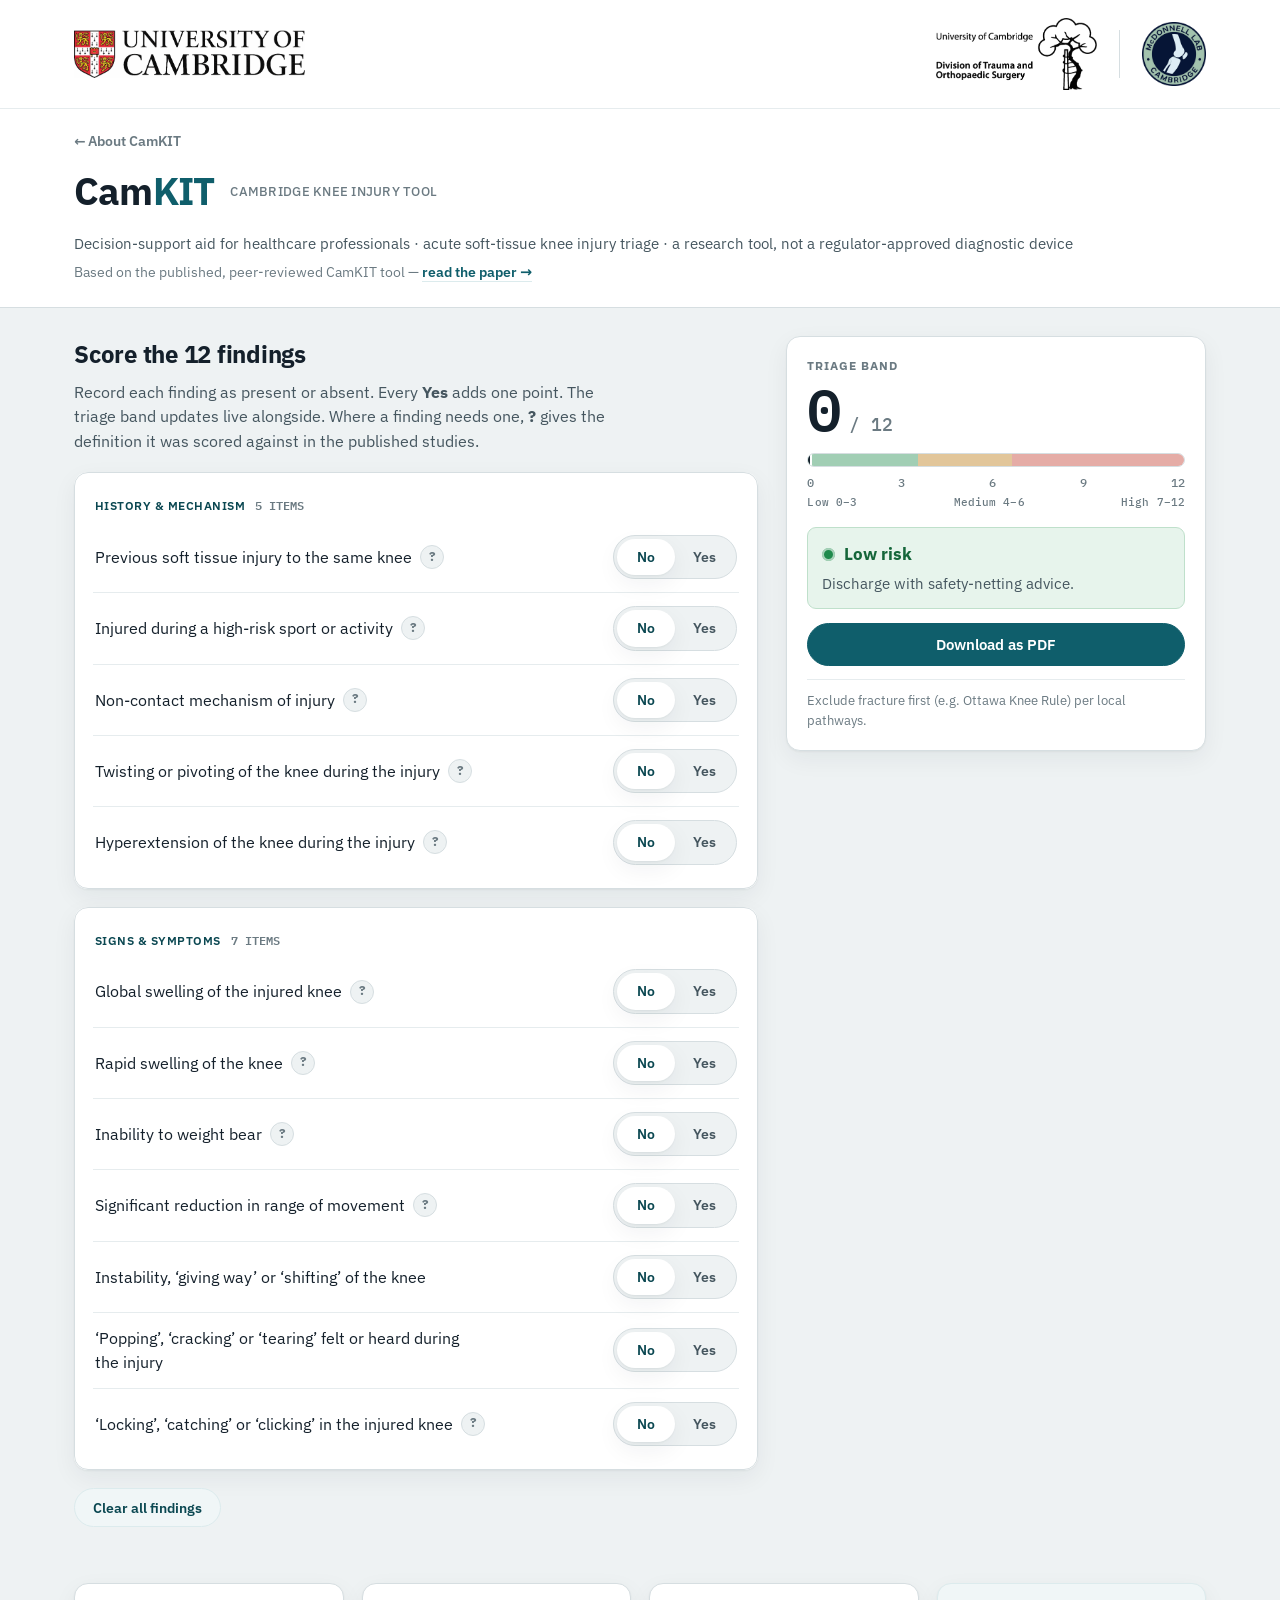
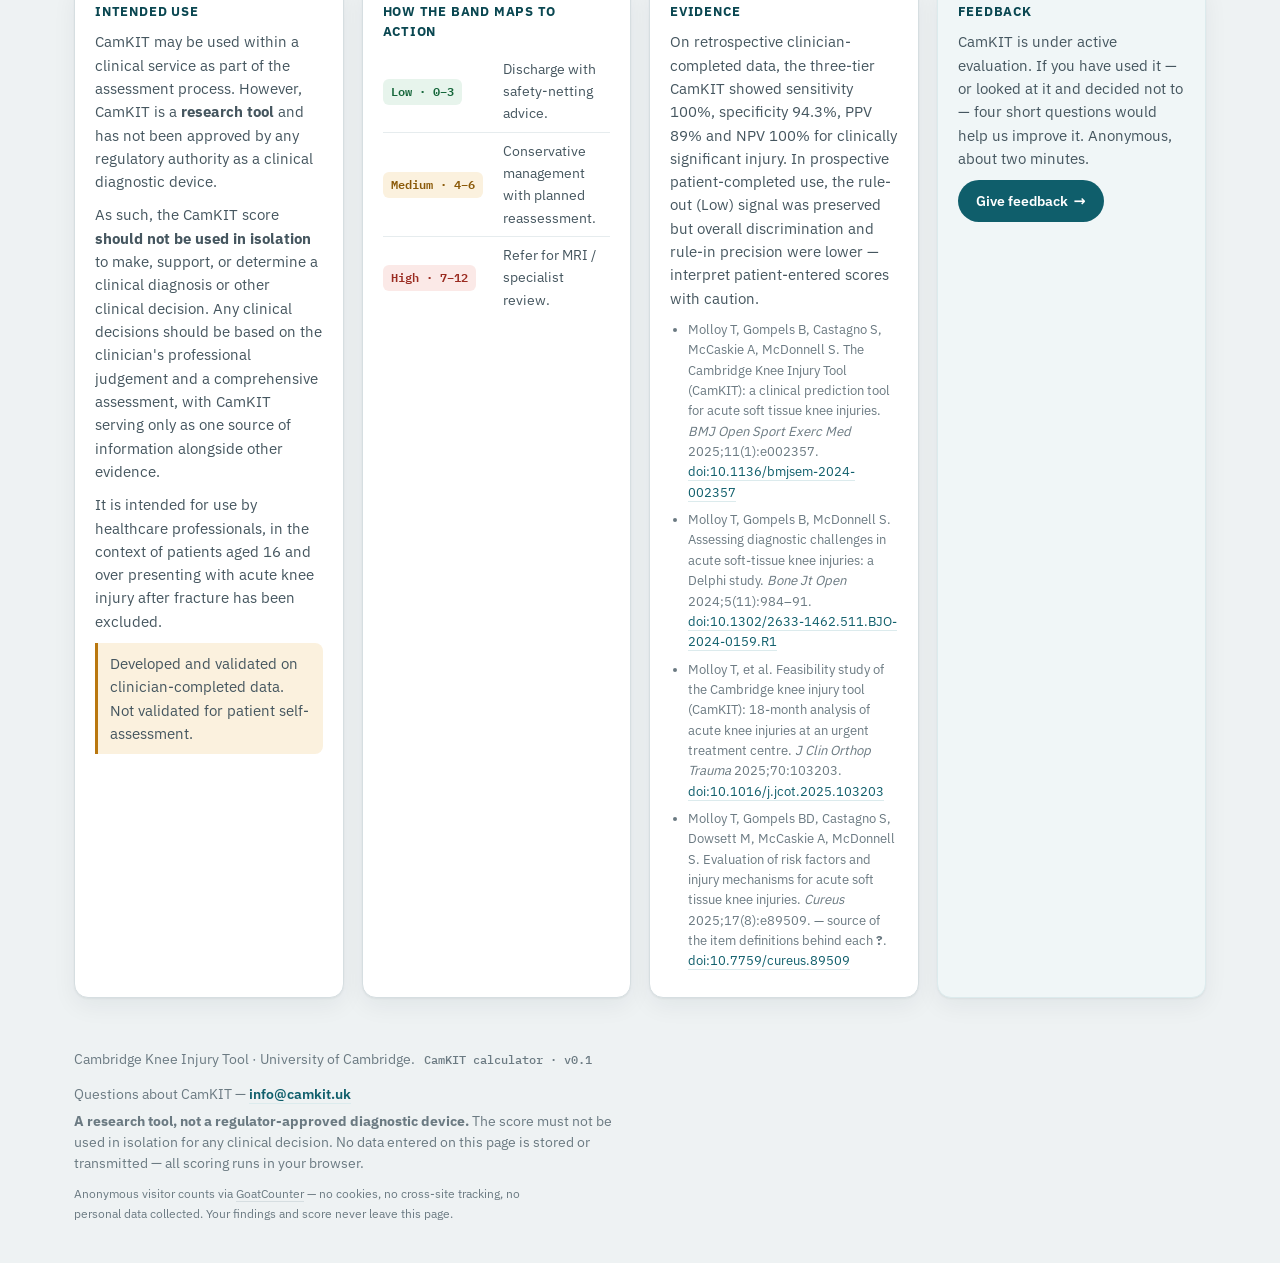
<file: public/calculator/index.html>
<!doctype html>
<html lang="en">
<head>
  <meta charset="utf-8" />
  <meta name="viewport" content="width=device-width, initial-scale=1" />
  <title>CamKIT calculator — score the 12 findings</title>
  <meta name="description" content="Interactive CamKIT calculator — a research tool, not a regulator-approved diagnostic device: record the 12 clinical findings to get a score out of 12 and a three-tier triage band. All scoring runs in your browser — nothing is stored or transmitted." />
  <meta name="color-scheme" content="light" />

  <!-- Canonical address for this page — see the note in ../index.html. This is
       the URL a paper or a poster should cite for the calculator itself. -->
  <link rel="canonical" href="https://camkit.uk/calculator/" />

  <!-- IBM Plex is self-hosted under assets/fonts/ and declared in tokens.css.
       No third-party font host, so nothing leaks a visitor's IP and the pages
       render on offline / locked-down hospital networks. -->
  <link rel="preload" href="../assets/fonts/ibm-plex-sans-latin.woff2" as="font" type="font/woff2" crossorigin />

  <link rel="stylesheet" href="../assets/tokens.css" />
  <link rel="stylesheet" href="../assets/styles.css" />
</head>
<body>
  <a class="skip-link" href="#camkit-form">Skip to the assessment</a>

  <!-- Print-only document header (populated by camkit.js before printing) -->
  <div class="print-only print-head" data-band="low">
    <p class="print-head__title">Cambridge Knee Injury Tool (CamKIT)</p>
    <p class="print-head__meta">Assessment date: <strong id="print-date"></strong></p>
    <p class="print-head__result">
      Score <strong id="print-score">0</strong> / 12 —
      <strong id="print-band">Low risk</strong>:
      <span id="print-action">Discharge with safety-netting advice.</span>
    </p>
  </div>

  <!-- Identity strip — see the note in ../index.html for why the right-hand pair
       is wrapped. Hidden in @media print (styles.css), so it never appears on a
       printed assessment; the print-head block above carries the attribution. -->
  <div class="orgbar">
    <div class="orgbar__inner">
      <img class="orgbar__logo orgbar__logo--uni"
           src="../assets/logos/university-of-cambridge.png" width="693" height="144"
           alt="University of Cambridge" />
      <div class="orgbar__group">
        <img class="orgbar__logo orgbar__logo--surgery"
             src="../assets/logos/cambridge-surgery.png" width="483" height="216"
             alt="University of Cambridge — Division of Trauma and Orthopaedic Surgery" />
        <span class="orgbar__rule" aria-hidden="true"></span>
        <img class="orgbar__logo orgbar__logo--lab"
             src="../assets/logos/mcdonnell-lab.png" width="180" height="180"
             alt="McDonnell Lab, Cambridge" />
      </div>
    </div>
  </div>

  <header class="masthead">
    <div class="masthead__inner">
      <p class="masthead__back"><a href="../">← About CamKIT</a></p>
      <div class="wordmark">
        <span class="wordmark__cam">Cam</span><span class="wordmark__kit">KIT</span>
        <span class="wordmark__full">Cambridge Knee Injury Tool</span>
      </div>
      <p class="masthead__eyebrow">
        Decision-support aid for healthcare professionals ·
        acute soft-tissue knee injury triage · a research tool, not a
        regulator-approved diagnostic device
      </p>
      <p class="masthead__link">
        Based on the published, peer-reviewed CamKIT tool —
        <a href="https://doi.org/10.1136/bmjsem-2024-002357" target="_blank" rel="noopener noreferrer">read the paper →</a>
      </p>
    </div>
  </header>

  <main class="layout">
    <section class="form" aria-labelledby="form-heading">
      <div class="form__intro">
        <h1 id="form-heading">Score the 12 findings</h1>
        <p class="form__lede">
          Record each finding as present or absent. Every <strong>Yes</strong> adds one point.
          The triage band updates live alongside. Where a finding needs one,
          <strong>?</strong> gives the definition it was scored against in the published studies.
        </p>
      </div>

      <form id="camkit-form" novalidate>
        <!-- Item fieldsets are rendered here by assets/camkit.js -->
      </form>

      <div class="form__actions">
        <button type="button" id="reset-btn" class="btn-reset">Clear all findings</button>
      </div>
    </section>

    <aside class="readout" aria-labelledby="readout-heading">
      <div class="readout__sticky">
        <h2 id="readout-heading" class="readout__title">Triage band</h2>

        <div class="score" aria-hidden="true">
          <span class="score__value" id="score-value">0</span>
          <span class="score__total">/ 12</span>
        </div>

        <!-- Signature element: the 0–12 triage gauge -->
        <div class="gauge" id="gauge">
          <div class="gauge__track">
            <span class="gauge__zone gauge__zone--low"></span>
            <span class="gauge__zone gauge__zone--med"></span>
            <span class="gauge__zone gauge__zone--high"></span>
            <span class="gauge__needle" id="gauge-needle"></span>
          </div>
          <div class="gauge__scale">
            <span>0</span><span>3</span><span>6</span><span>9</span><span>12</span>
          </div>
          <div class="gauge__bands">
            <span class="gauge__bandlabel">Low 0–3</span>
            <span class="gauge__bandlabel">Medium 4–6</span>
            <span class="gauge__bandlabel">High 7–12</span>
          </div>
        </div>

        <div class="band" id="band" data-band="low">
          <p class="band__name" id="band-name">
            <span class="band__dot" aria-hidden="true"></span>
            <span id="band-label">Low risk</span>
          </p>
          <p class="band__action" id="band-action">Discharge with safety-netting advice.</p>
        </div>

        <button type="button" id="download-btn" class="btn-pdf">Download as PDF</button>

        <p class="readout__caveat">
          Exclude fracture first (e.g. Ottawa Knee Rule) per local pathways.
        </p>

        <!-- Screen-reader live summary -->
        <p class="visually-hidden" id="live-status" role="status" aria-live="polite"></p>
      </div>
    </aside>
  </main>

  <section class="notes" aria-label="Intended use and evidence">
    <div class="notes__grid">
      <article class="note">
        <h3>Intended use</h3>
        <p>
          CamKIT may be used within a clinical service as part of the assessment process.
          However, CamKIT is a <strong>research tool</strong> and has not been approved by any
          regulatory authority as a clinical diagnostic device.
        </p>
        <p>
          As such, the CamKIT score <strong>should not be used in isolation</strong> to make,
          support, or determine a clinical diagnosis or other clinical decision. Any clinical
          decisions should be based on the clinician's professional judgement and a comprehensive
          assessment, with CamKIT serving only as one source of information alongside other
          evidence.
        </p>
        <p>
          It is intended for use by healthcare professionals, in the context of patients aged 16
          and over presenting with acute knee injury after fracture has been excluded.
        </p>
        <p class="note__flag">
          Developed and validated on clinician-completed data. Not validated for patient
          self-assessment.
        </p>
      </article>

      <article class="note">
        <h3>How the band maps to action</h3>
        <dl class="actions">
          <div class="actions__row" data-band="low">
            <dt><span class="actions__chip">Low · 0–3</span></dt>
            <dd>Discharge with safety-netting advice.</dd>
          </div>
          <div class="actions__row" data-band="med">
            <dt><span class="actions__chip">Medium · 4–6</span></dt>
            <dd>Conservative management with planned reassessment.</dd>
          </div>
          <div class="actions__row" data-band="high">
            <dt><span class="actions__chip">High · 7–12</span></dt>
            <dd>Refer for MRI / specialist review.</dd>
          </div>
        </dl>
      </article>

      <article class="note">
        <h3>Evidence</h3>
        <p>
          On retrospective clinician-completed data, the three-tier CamKIT showed sensitivity 100%,
          specificity 94.3%, PPV 89% and NPV 100% for clinically significant injury. In prospective
          patient-completed use, the rule-out (Low) signal was preserved but overall discrimination
          and rule-in precision were lower — interpret patient-entered scores with caution.
        </p>
        <ul class="refs">
          <li>Molloy T, Gompels B, Castagno S, McCaskie A, McDonnell S. The Cambridge Knee Injury Tool (CamKIT): a clinical prediction tool for acute soft tissue knee injuries. <em>BMJ Open Sport Exerc Med</em> 2025;11(1):e002357.
            <a href="https://doi.org/10.1136/bmjsem-2024-002357" target="_blank" rel="noopener noreferrer">doi:10.1136/bmjsem-2024-002357</a></li>
          <li>Molloy T, Gompels B, McDonnell S. Assessing diagnostic challenges in acute soft-tissue knee injuries: a Delphi study. <em>Bone Jt Open</em> 2024;5(11):984–91.
            <a href="https://doi.org/10.1302/2633-1462.511.BJO-2024-0159.R1" target="_blank" rel="noopener noreferrer">doi:10.1302/2633-1462.511.BJO-2024-0159.R1</a></li>
          <li>Molloy T, et al. Feasibility study of the Cambridge knee injury tool (CamKIT): 18-month analysis of acute knee injuries at an urgent treatment centre. <em>J Clin Orthop Trauma</em> 2025;70:103203.
            <a href="https://doi.org/10.1016/j.jcot.2025.103203" target="_blank" rel="noopener noreferrer">doi:10.1016/j.jcot.2025.103203</a></li>
          <li>Molloy T, Gompels BD, Castagno S, Dowsett M, McCaskie A, McDonnell S. Evaluation of risk factors and injury mechanisms for acute soft tissue knee injuries. <em>Cureus</em> 2025;17(8):e89509. — source of the item definitions behind each <strong>?</strong>.
            <a href="https://doi.org/10.7759/cureus.89509" target="_blank" rel="noopener noreferrer">doi:10.7759/cureus.89509</a></li>
        </ul>
      </article>

      <!-- FEEDBACK SURVEY — must be the anonymous respondent link (/jfe/form/<ID>),
           never the Qualtrics editor link (/survey-builder/<ID>/edit), which only
           works for logged-in survey owners. scripts/check-analytics.sh enforces this.
           Survey ID: SV_2cn2vMerfUsY75Q -->
      <article class="note note--feedback">
        <h3>Feedback</h3>
        <p>
          CamKIT is under active evaluation. If you have used it — or looked at it and decided
          not to — four short questions would help us improve it. Anonymous, about two minutes.
        </p>
        <a class="note__cta" href="https://cambridge.eu.qualtrics.com/jfe/form/SV_2cn2vMerfUsY75Q"
           target="_blank" rel="noopener noreferrer"
           data-count="feedback-survey" data-count-title="Feedback survey opened">
          Give feedback <span aria-hidden="true">→</span>
        </a>
      </article>
    </div>
  </section>

  <footer class="footer">
    <p>Cambridge Knee Injury Tool · University of Cambridge.
      <span class="footer__ver">CamKIT calculator · v0.1</span>
    </p>
    <p class="footer__contact">
      Questions about CamKIT — <a href="mailto:info@camkit.uk">info@camkit.uk</a>
    </p>
    <p class="footer__disclaimer">
      <strong>A research tool, not a regulator-approved diagnostic device.</strong>
      The score must not be used in isolation for any clinical decision. No data entered on this
      page is stored or transmitted — all scoring runs in your browser.
    </p>
    <p class="footer__privacy">
      Anonymous visitor counts via
      <a href="https://www.goatcounter.com/" target="_blank" rel="noopener noreferrer">GoatCounter</a>
      — no cookies, no cross-site tracking, no personal data collected. Your findings and score
      never leave this page.
    </p>
  </footer>

  <!-- Print-only document footer -->
  <div class="print-only print-foot">
    <p><strong>Disclaimer.</strong> CamKIT may be used within a clinical service as part of the
      assessment process. However, CamKIT is a research tool and has not been approved by any
      regulatory authority as a clinical diagnostic device. As such, the CamKIT score should not
      be used in isolation to make, support, or determine a clinical diagnosis or other clinical
      decision. Any clinical decisions should be based on the clinician's professional judgement
      and a comprehensive assessment, with CamKIT serving only as one source of information
      alongside other evidence.</p>
    <p>Molloy T, Gompels B, Castagno S, McCaskie A, McDonnell S. The Cambridge Knee Injury Tool
      (CamKIT). BMJ Open Sport Exerc Med 2025;11(1):e002357. doi:10.1136/bmjsem-2024-002357</p>
  </div>

  <noscript>
    <p class="noscript">This calculator needs JavaScript to score the 12 findings. Please enable JavaScript.</p>
  </noscript>

  <script src="../assets/camkit.js" defer></script>

  <!-- Privacy-preserving usage counts. Remove these two tags and assets/analytics.js
       to disable analytics entirely — the calculator works unchanged without them. -->
  <script data-goatcounter="https://camkit.goatcounter.com/count"
          async src="https://gc.zgo.at/count.js"></script>
  <script src="../assets/analytics.js" defer></script>
</body>
</html>
</file>
<file: assets/tokens.css>
/* ============================================================
   CamKIT design tokens — shared by every page.
   Palette is intentionally narrow. Green/amber/red are RESERVED
   for triage semantics only; the brand accent is petrol teal so
   that semantic colour always means "triage band", never decoration.
   Load this file BEFORE the page stylesheet.
   ============================================================ */

/* ---------- Self-hosted IBM Plex ----------
   Served from assets/fonts/ rather than Google Fonts: fonts.gstatic.com
   would receive every visitor's IP address, which contradicts the privacy
   claim in the page footers, and third-party font hosts are blocked on many
   hospital networks. Descriptors mirror what Google Fonts generated, so
   rendering is unchanged. Sans ships one file per subset covering all four
   weights; Mono ships one per weight.

   IBM Plex is SIL OFL 1.1 — assets/fonts/OFL.txt must ship with the files.

   TO REGENERATE (e.g. to add a weight), fetch the stylesheet Google would
   have served, with a browser User-Agent so it returns woff2:

     curl -A "Mozilla/5.0 (X11; Linux x86_64) Chrome/120.0" \
       "https://fonts.googleapis.com/css2?family=IBM+Plex+Mono:wght@500;600\
&family=IBM+Plex+Sans:wght@400;500;600;700&display=swap"

   Save the `latin` and `latin-ext` woff2 files into assets/fonts/ and copy
   the @font-face blocks below, rewriting each url() to fonts/<file>.woff2.
   De-duplicate first: Google serves ONE file for several weights, so several
   blocks legitimately point at the same filename.
   ============================================================ */

@font-face {
  font-family: 'IBM Plex Mono';
  font-style: normal;
  font-weight: 500;
  font-display: swap;
  src: url('fonts/ibm-plex-mono-500-latin.woff2') format('woff2');
  unicode-range: U+0000-00FF, U+0131, U+0152-0153, U+02BB-02BC, U+02C6, U+02DA, U+02DC, U+0304, U+0308, U+0329, U+2000-206F, U+20AC, U+2122, U+2191, U+2193, U+2212, U+2215, U+FEFF, U+FFFD;
}
@font-face {
  font-family: 'IBM Plex Mono';
  font-style: normal;
  font-weight: 500;
  font-display: swap;
  src: url('fonts/ibm-plex-mono-500-latin-ext.woff2') format('woff2');
  unicode-range: U+0100-02BA, U+02BD-02C5, U+02C7-02CC, U+02CE-02D7, U+02DD-02FF, U+0304, U+0308, U+0329, U+1D00-1DBF, U+1E00-1E9F, U+1EF2-1EFF, U+2020, U+20A0-20AB, U+20AD-20C0, U+2113, U+2C60-2C7F, U+A720-A7FF;
}
@font-face {
  font-family: 'IBM Plex Mono';
  font-style: normal;
  font-weight: 600;
  font-display: swap;
  src: url('fonts/ibm-plex-mono-600-latin.woff2') format('woff2');
  unicode-range: U+0000-00FF, U+0131, U+0152-0153, U+02BB-02BC, U+02C6, U+02DA, U+02DC, U+0304, U+0308, U+0329, U+2000-206F, U+20AC, U+2122, U+2191, U+2193, U+2212, U+2215, U+FEFF, U+FFFD;
}
@font-face {
  font-family: 'IBM Plex Mono';
  font-style: normal;
  font-weight: 600;
  font-display: swap;
  src: url('fonts/ibm-plex-mono-600-latin-ext.woff2') format('woff2');
  unicode-range: U+0100-02BA, U+02BD-02C5, U+02C7-02CC, U+02CE-02D7, U+02DD-02FF, U+0304, U+0308, U+0329, U+1D00-1DBF, U+1E00-1E9F, U+1EF2-1EFF, U+2020, U+20A0-20AB, U+20AD-20C0, U+2113, U+2C60-2C7F, U+A720-A7FF;
}
@font-face {
  font-family: 'IBM Plex Sans';
  font-style: normal;
  font-weight: 400;
  font-display: swap;
  src: url('fonts/ibm-plex-sans-latin.woff2') format('woff2');
  unicode-range: U+0000-00FF, U+0131, U+0152-0153, U+02BB-02BC, U+02C6, U+02DA, U+02DC, U+0304, U+0308, U+0329, U+2000-206F, U+20AC, U+2122, U+2191, U+2193, U+2212, U+2215, U+FEFF, U+FFFD;
}
@font-face {
  font-family: 'IBM Plex Sans';
  font-style: normal;
  font-weight: 400;
  font-display: swap;
  src: url('fonts/ibm-plex-sans-latin-ext.woff2') format('woff2');
  unicode-range: U+0100-02BA, U+02BD-02C5, U+02C7-02CC, U+02CE-02D7, U+02DD-02FF, U+0304, U+0308, U+0329, U+1D00-1DBF, U+1E00-1E9F, U+1EF2-1EFF, U+2020, U+20A0-20AB, U+20AD-20C0, U+2113, U+2C60-2C7F, U+A720-A7FF;
}
@font-face {
  font-family: 'IBM Plex Sans';
  font-style: normal;
  font-weight: 500;
  font-display: swap;
  src: url('fonts/ibm-plex-sans-latin.woff2') format('woff2');
  unicode-range: U+0000-00FF, U+0131, U+0152-0153, U+02BB-02BC, U+02C6, U+02DA, U+02DC, U+0304, U+0308, U+0329, U+2000-206F, U+20AC, U+2122, U+2191, U+2193, U+2212, U+2215, U+FEFF, U+FFFD;
}
@font-face {
  font-family: 'IBM Plex Sans';
  font-style: normal;
  font-weight: 500;
  font-display: swap;
  src: url('fonts/ibm-plex-sans-latin-ext.woff2') format('woff2');
  unicode-range: U+0100-02BA, U+02BD-02C5, U+02C7-02CC, U+02CE-02D7, U+02DD-02FF, U+0304, U+0308, U+0329, U+1D00-1DBF, U+1E00-1E9F, U+1EF2-1EFF, U+2020, U+20A0-20AB, U+20AD-20C0, U+2113, U+2C60-2C7F, U+A720-A7FF;
}
@font-face {
  font-family: 'IBM Plex Sans';
  font-style: normal;
  font-weight: 600;
  font-display: swap;
  src: url('fonts/ibm-plex-sans-latin.woff2') format('woff2');
  unicode-range: U+0000-00FF, U+0131, U+0152-0153, U+02BB-02BC, U+02C6, U+02DA, U+02DC, U+0304, U+0308, U+0329, U+2000-206F, U+20AC, U+2122, U+2191, U+2193, U+2212, U+2215, U+FEFF, U+FFFD;
}
@font-face {
  font-family: 'IBM Plex Sans';
  font-style: normal;
  font-weight: 600;
  font-display: swap;
  src: url('fonts/ibm-plex-sans-latin-ext.woff2') format('woff2');
  unicode-range: U+0100-02BA, U+02BD-02C5, U+02C7-02CC, U+02CE-02D7, U+02DD-02FF, U+0304, U+0308, U+0329, U+1D00-1DBF, U+1E00-1E9F, U+1EF2-1EFF, U+2020, U+20A0-20AB, U+20AD-20C0, U+2113, U+2C60-2C7F, U+A720-A7FF;
}
@font-face {
  font-family: 'IBM Plex Sans';
  font-style: normal;
  font-weight: 700;
  font-display: swap;
  src: url('fonts/ibm-plex-sans-latin.woff2') format('woff2');
  unicode-range: U+0000-00FF, U+0131, U+0152-0153, U+02BB-02BC, U+02C6, U+02DA, U+02DC, U+0304, U+0308, U+0329, U+2000-206F, U+20AC, U+2122, U+2191, U+2193, U+2212, U+2215, U+FEFF, U+FFFD;
}
@font-face {
  font-family: 'IBM Plex Sans';
  font-style: normal;
  font-weight: 700;
  font-display: swap;
  src: url('fonts/ibm-plex-sans-latin-ext.woff2') format('woff2');
  unicode-range: U+0100-02BA, U+02BD-02C5, U+02C7-02CC, U+02CE-02D7, U+02DD-02FF, U+0304, U+0308, U+0329, U+1D00-1DBF, U+1E00-1E9F, U+1EF2-1EFF, U+2020, U+20A0-20AB, U+20AD-20C0, U+2113, U+2C60-2C7F, U+A720-A7FF;
}

:root {
  /* Ink & surface */
  --ink:        #14202b;
  --ink-soft:   #45565f;
  --muted:      #6b7a82;
  --surface:    #eef2f3;
  --paper:      #ffffff;
  --line:       #d6dee1;
  --line-soft:  #e6ecee;

  /* Brand — deep petrol teal (a deeper cousin of Cambridge blue) */
  --brand:      #0f5e6b;
  --brand-ink:  #0a4751;
  --brand-soft: #dcebed;
  --brand-tint: #f0f6f7;

  /* Reserved triage semantics */
  --low:        #1f8a4c;
  --low-bg:     #e7f4ec;
  --med:        #b9770f;
  --med-bg:     #fbf1de;
  --high:       #c0392b;
  --high-bg:    #fbe9e7;

  --radius:     14px;
  --radius-sm:  9px;
  --shadow:     0 1px 2px rgba(20, 32, 43, .05), 0 8px 24px rgba(20, 32, 43, .06);
  --ring:       0 0 0 3px rgba(15, 94, 107, .35);

  --font-sans:  "IBM Plex Sans", system-ui, -apple-system, Segoe UI, Roboto, sans-serif;
  --font-mono:  "IBM Plex Mono", ui-monospace, SFMono-Regular, Menlo, monospace;

  --maxw: 1180px;
}
</file>
<file: assets/landing.css>
/* ============================================================
   CamKIT landing page — editorial layer over the instrument.
   Depends on assets/tokens.css (load that first).
   Traffic-light colours appear ONLY in the triage pathway and
   the caution flag, where they carry their clinical meaning.
   ============================================================ */

* { box-sizing: border-box; }

html { scroll-behavior: smooth; }

body {
  margin: 0;
  font-family: var(--font-sans);
  color: var(--ink);
  background: var(--surface);
  line-height: 1.55;
  -webkit-font-smoothing: antialiased;
  text-rendering: optimizeLegibility;
}

/* ---------- Accessibility helpers ---------- */
.visually-hidden {
  position: absolute !important;
  width: 1px; height: 1px;
  padding: 0; margin: -1px;
  overflow: hidden; clip: rect(0 0 0 0);
  white-space: nowrap; border: 0;
}

.skip-link {
  position: absolute;
  left: 12px; top: -48px;
  background: var(--brand);
  color: #fff;
  padding: 10px 16px;
  border-radius: var(--radius-sm);
  z-index: 50;
  transition: top .18s ease;
  text-decoration: none;
}
.skip-link:focus { top: 12px; }

:focus-visible {
  outline: none;
  box-shadow: var(--ring);
  border-radius: 8px;
}

/* ---------- Institutional identity strip ----------
   Provenance, not navigation: the marks are unlinked. The inner column
   reuses --maxw and the 24px gutter so the logos align with the wordmark
   below rather than looking bolted on. --line-soft (lighter than the hero's
   --line) subdivides the white block instead of cutting a section break.
   Duplicated in styles.css — keep the two in step. */
.orgbar {
  background: var(--paper);
  border-bottom: 1px solid var(--line-soft);
}
.orgbar__inner {
  max-width: var(--maxw);
  margin: 0 auto;
  padding: 18px 24px;
  display: flex;
  align-items: center;
  gap: 22px;
}
/* Heights differ because a circular mark reads optically heavier than a
   wordmark at the same height. 72px is the floor at which the Cambridge
   lock-up's second line stays legible (its cap height is 10% of the mark). */
.orgbar__logo { display: block; width: auto; }
.orgbar__logo--cam { height: 72px; }
.orgbar__logo--lab { height: 64px; }
.orgbar__rule {
  align-self: center;
  width: 1px;
  height: 48px;
  background: var(--line);
}

/* ---------- Hero ---------- */
.hero {
  background: var(--paper);
  border-bottom: 1px solid var(--line);
}
.hero__inner {
  max-width: var(--maxw);
  margin: 0 auto;
  padding: 44px 24px 44px;
}
.hero__eyebrow {
  margin: 0 0 28px;
  font-size: .8rem;
  font-weight: 600;
  letter-spacing: .08em;
  text-transform: uppercase;
  color: var(--brand-ink);
}
.hero__title { margin: 0; }
.wordmark {
  display: block;
  font-weight: 700;
  letter-spacing: -0.025em;
  font-size: clamp(2.8rem, 1.8rem + 4vw, 4.6rem);
  line-height: 1;
}
.wordmark__cam { color: var(--ink); }
.wordmark__kit { color: var(--brand); }
.hero__name {
  display: block;
  margin-top: 12px;
  font-size: .9rem;
  font-weight: 500;
  letter-spacing: .14em;
  text-transform: uppercase;
  color: var(--muted);
}
.hero__headline {
  margin: 28px 0 0;
  font-size: clamp(1.25rem, 1rem + 1.2vw, 1.7rem);
  font-weight: 600;
  letter-spacing: -0.015em;
  line-height: 1.3;
  max-width: 28ch;
}
.hero__support {
  margin: 14px 0 0;
  color: var(--ink-soft);
  max-width: 62ch;
}

.hero__cta {
  display: flex;
  flex-wrap: wrap;
  gap: 12px;
  margin: 28px 0 0;
}
.btn {
  display: inline-block;
  font-family: var(--font-sans);
  font-size: .95rem;
  font-weight: 600;
  border-radius: 999px;
  padding: 12px 22px;
  text-decoration: none;
  transition: background .15s ease;
}
.btn--primary {
  color: #fff;
  background: var(--brand);
  border: 1px solid var(--brand);
}
.btn--primary:hover { background: var(--brand-ink); }
.btn--secondary {
  color: var(--brand-ink);
  background: var(--brand-tint);
  border: 1px solid var(--brand-soft);
}
.btn--secondary:hover { background: var(--brand-soft); }
.btn--small { font-size: .88rem; padding: 9px 16px; }

/* ---------- Triage pathway (signature) ----------
   Same geometry as the calculator's gauge: zone widths are
   3.5/12, 3/12 and 5.5/12 (band boundaries at 3.5 and 6.5). */
.pathway { margin: 44px 0 0; }
.pathway__caption {
  margin: 0 0 10px;
  font-size: .76rem;
  letter-spacing: .08em;
  text-transform: uppercase;
  color: var(--muted);
}
.pathway__track {
  position: relative;
  display: flex;
  height: 16px;
  border-radius: 999px;
  overflow: hidden;
  border: 1px solid var(--line);
}
.pathway__zone { display: block; height: 100%; opacity: .42; }
.pathway__zone--low  { width: 29.17%; background: var(--low); }
.pathway__zone--med  { width: 25%;    background: var(--med); }
.pathway__zone--high { width: 45.83%; background: var(--high); }
.pathway__scale {
  display: flex;
  justify-content: space-between;
  font-family: var(--font-mono);
  font-size: .72rem;
  color: var(--muted);
  margin-top: 7px;
}
.pathway__bands {
  display: grid;
  grid-template-columns: 29.17% 25% 45.83%;
  margin: 16px 0 0;
}
.pathway__band { padding: 0 18px 0 0; }
.pathway__band dt { font-size: .95rem; }
.pathway__band dd {
  margin: 3px 0 0;
  font-size: .88rem;
  color: var(--ink-soft);
  max-width: 34ch;
}
.pathway__range {
  font-family: var(--font-mono);
  font-size: .8rem;
  color: var(--muted);
  margin-left: 6px;
}
.pathway__band[data-band="low"]  dt strong { color: #15663a; }
.pathway__band[data-band="med"]  dt strong { color: #8a5908; }
.pathway__band[data-band="high"] dt strong { color: #9a2b20; }

/* ---------- Evidence strip ---------- */
.evidence {
  max-width: var(--maxw);
  margin: 0 auto;
  padding: 34px 24px 0;
}
.evidence__grid {
  list-style: none;
  margin: 0;
  padding: 0;
  display: grid;
  grid-template-columns: repeat(auto-fit, minmax(160px, 1fr));
  gap: 14px;
}
.stat {
  background: var(--paper);
  border: 1px solid var(--line);
  border-radius: var(--radius);
  box-shadow: var(--shadow);
  padding: 18px 20px 16px;
}
.stat__value {
  display: block;
  font-family: var(--font-mono);
  font-size: 2rem;
  font-weight: 600;
  letter-spacing: -0.02em;
  font-variant-numeric: tabular-nums;
  color: var(--ink);
}
.stat__label {
  display: block;
  margin-top: 2px;
  font-size: .78rem;
  letter-spacing: .05em;
  text-transform: uppercase;
  color: var(--muted);
}
.evidence__note {
  margin: 12px 0 0;
  font-size: .85rem;
  color: var(--muted);
  max-width: 88ch;
}

/* ---------- Labelled sections ---------- */
.section {
  max-width: var(--maxw);
  margin: 0 auto;
  padding: 40px 24px 0;
  display: grid;
  grid-template-columns: 200px minmax(0, 1fr);
  gap: 24px;
  align-items: start;
}
.section__label {
  margin: 4px 0 0;
  font-size: .82rem;
  font-weight: 600;
  letter-spacing: .06em;
  text-transform: uppercase;
  color: var(--brand-ink);
}
.section__body { max-width: 70ch; }
.section__body > p {
  margin: 0 0 14px;
  font-size: .98rem;
  color: var(--ink-soft);
}

/* ---------- Publications ---------- */
.pub--featured {
  background: var(--paper);
  border: 1px solid var(--line);
  border-radius: var(--radius);
  box-shadow: var(--shadow);
  padding: 20px 22px;
}
.pub__tag {
  display: inline-block;
  margin: 0 0 8px;
  font-family: var(--font-mono);
  font-size: .7rem;
  font-weight: 600;
  letter-spacing: .04em;
  text-transform: uppercase;
  color: var(--brand-ink);
  background: var(--brand-tint);
  border: 1px solid var(--brand-soft);
  border-radius: 6px;
  padding: 3px 8px;
}
.pub__cite { margin: 0; font-size: .95rem; color: var(--ink); }
.pub__actions {
  display: flex;
  flex-wrap: wrap;
  align-items: center;
  gap: 14px;
  margin: 14px 0 0;
}
.pub__doi {
  font-family: var(--font-mono);
  font-size: .8rem;
  color: var(--brand);
  text-decoration: none;
  border-bottom: 1px solid var(--brand-soft);
  word-break: break-word;
}
.pub__doi:hover { border-bottom-color: var(--brand); }
.pub__licence { margin: 12px 0 0; font-size: .78rem; color: var(--muted); }
.pub__licence a { color: var(--muted); }

.pub-list { list-style: none; margin: 6px 0 0; padding: 0; }
.pub-list .pub {
  padding: 16px 2px;
  border-bottom: 1px solid var(--line);
}
.pub-list .pub__tag {
  background: transparent;
  border: none;
  padding: 0;
  color: var(--muted);
  margin: 0 0 4px;
}
.pub-list .pub__cite { font-size: .92rem; color: var(--ink-soft); margin: 0 0 6px; }

/* ---------- Intended-use caution flag ---------- */
.flag {
  font-size: .9rem;
  color: var(--ink-soft);
  background: var(--med-bg);
  border-left: 3px solid var(--med);
  padding: 10px 12px;
  border-radius: 0 8px 8px 0;
}

/* ---------- Footer ---------- */
.footer {
  max-width: var(--maxw);
  margin: 8px auto 0;
  padding: 40px 24px 40px;
  color: var(--muted);
  font-size: .85rem;
}
.footer__ver { font-family: var(--font-mono); font-size: .76rem; margin-left: 6px; }
.footer__contact { margin: 6px 0 0; }
.footer__contact a {
  color: var(--brand);
  font-weight: 600;
  text-decoration: none;
  border-bottom: 1px solid var(--brand-soft);
}
.footer__contact a:hover { border-bottom-color: var(--brand); }
.footer__disclaimer { margin: 6px 0 0; max-width: 70ch; }
.footer__privacy {
  margin: 10px 0 0;
  max-width: 70ch;
  font-size: .78rem;
  color: var(--muted);
}
.footer__privacy a {
  color: inherit;
  text-decoration: none;
  border-bottom: 1px solid var(--line);
}
.footer__privacy a:hover { border-bottom-color: var(--brand); }

/* ---------- Responsive ---------- */
@media (max-width: 720px) {
  .orgbar__inner { padding: 14px 24px; gap: 16px; }
  .orgbar__logo--cam { height: 62px; }
  .orgbar__logo--lab { height: 55px; }
  .orgbar__rule { height: 40px; }
  .hero__inner { padding: 32px 24px 36px; }
  .pathway__bands { grid-template-columns: 1fr; gap: 12px; }
  .pathway__band { padding: 0 0 0 12px; }
  .pathway__band[data-band="low"]  { border-left: 3px solid var(--low); }
  .pathway__band[data-band="med"]  { border-left: 3px solid var(--med); }
  .pathway__band[data-band="high"] { border-left: 3px solid var(--high); }
  .section { grid-template-columns: 1fr; gap: 10px; }
}

@media (prefers-reduced-motion: reduce) {
  * { scroll-behavior: auto !important; }
  .skip-link, .btn { transition: none !important; }
}
</file>
<file: assets/styles.css>
/* ============================================================
   CamKIT calculator — clinical instrument styling
   Palette is intentionally narrow. Green/amber/red are RESERVED
   for the triage result only; the brand accent is petrol teal so
   that semantic colour always means "triage band", never decoration.
   ============================================================ */

/* Design tokens (palette, fonts, radii) live in tokens.css — load that first. */

* { box-sizing: border-box; }

html { scroll-behavior: smooth; }

body {
  margin: 0;
  font-family: var(--font-sans);
  color: var(--ink);
  background: var(--surface);
  line-height: 1.55;
  -webkit-font-smoothing: antialiased;
  text-rendering: optimizeLegibility;
}

/* ---------- Accessibility helpers ---------- */
.visually-hidden {
  position: absolute !important;
  width: 1px; height: 1px;
  padding: 0; margin: -1px;
  overflow: hidden; clip: rect(0 0 0 0);
  white-space: nowrap; border: 0;
}

.print-only { display: none; }  /* revealed inside @media print */

.skip-link {
  position: absolute;
  left: 12px; top: -48px;
  background: var(--brand);
  color: #fff;
  padding: 10px 16px;
  border-radius: var(--radius-sm);
  z-index: 50;
  transition: top .18s ease;
  text-decoration: none;
}
.skip-link:focus { top: 12px; }

:focus-visible {
  outline: none;
  box-shadow: var(--ring);
  border-radius: 8px;
}

/* ---------- Institutional identity strip ----------
   Provenance, not navigation: the marks are unlinked. The inner column
   reuses --maxw and the 24px gutter so the logos align with the wordmark
   below rather than looking bolted on. --line-soft (lighter than the
   masthead's --line) subdivides the white block instead of cutting a
   section break. Duplicated in landing.css — keep the two in step.
   Hidden in @media print, with .masthead. */
.orgbar {
  background: var(--paper);
  border-bottom: 1px solid var(--line-soft);
}
.orgbar__inner {
  max-width: var(--maxw);
  margin: 0 auto;
  padding: 18px 24px;
  display: flex;
  align-items: center;
  gap: 22px;
}
/* Heights differ because a circular mark reads optically heavier than a
   wordmark at the same height. 72px is the floor at which the Cambridge
   lock-up's second line stays legible (its cap height is 10% of the mark). */
.orgbar__logo { display: block; width: auto; }
.orgbar__logo--cam { height: 72px; }
.orgbar__logo--lab { height: 64px; }
.orgbar__rule {
  align-self: center;
  width: 1px;
  height: 48px;
  background: var(--line);
}

/* ---------- Masthead ---------- */
.masthead {
  background: var(--paper);
  border-bottom: 1px solid var(--line);
}
.masthead__inner {
  max-width: var(--maxw);
  margin: 0 auto;
  padding: 22px 24px 24px;
}
.masthead__back { margin: 0 0 10px; font-size: .85rem; }
.masthead__back a {
  color: var(--muted);
  font-weight: 600;
  text-decoration: none;
}
.masthead__back a:hover { color: var(--brand); }
.wordmark {
  display: flex;
  align-items: baseline;
  gap: 0;
  font-weight: 700;
  letter-spacing: -0.02em;
  font-size: clamp(1.7rem, 1.2rem + 1.6vw, 2.4rem);
}
.wordmark__cam { color: var(--ink); }
.wordmark__kit { color: var(--brand); }
.wordmark__full {
  margin-left: 16px;
  font-size: .82rem;
  font-weight: 500;
  letter-spacing: .02em;
  text-transform: uppercase;
  color: var(--muted);
  align-self: center;
}
.masthead__eyebrow {
  margin: 10px 0 0;
  color: var(--ink-soft);
  font-size: .95rem;
}
.masthead__link {
  margin: 6px 0 0;
  font-size: .9rem;
  color: var(--muted);
}
.masthead__link a {
  color: var(--brand);
  font-weight: 600;
  text-decoration: none;
  border-bottom: 1px solid var(--brand-soft);
  white-space: nowrap;
}
.masthead__link a:hover { border-bottom-color: var(--brand); }

/* ---------- Layout ---------- */
.layout {
  max-width: var(--maxw);
  margin: 0 auto;
  padding: 28px 24px 8px;
  display: grid;
  grid-template-columns: minmax(0, 1.55fr) minmax(280px, 0.95fr);
  gap: 28px;
  align-items: start;
}

/* ---------- Form column ---------- */
.form__intro h1 {
  margin: 0 0 6px;
  font-size: 1.5rem;
  letter-spacing: -0.01em;
}
.form__lede {
  margin: 0 0 18px;
  color: var(--ink-soft);
  max-width: 56ch;
}

.group {
  border: 1px solid var(--line);
  border-radius: var(--radius);
  background: var(--paper);
  padding: 6px 18px 10px;
  margin: 0 0 18px;
  box-shadow: var(--shadow);
}
.group__legend {
  display: flex;
  align-items: baseline;
  gap: 10px;
  padding: 14px 2px 6px;
  font-weight: 600;
  letter-spacing: .04em;
  text-transform: uppercase;
  font-size: .76rem;
  color: var(--brand-ink);
}
.group__count {
  font-family: var(--font-mono);
  font-size: .72rem;
  color: var(--muted);
  letter-spacing: 0;
}

/* one finding */
.item {
  display: flex;
  align-items: center;
  justify-content: space-between;
  gap: 16px;
  padding: 13px 2px;
  border-top: 1px solid var(--line-soft);
}
.item:first-of-type { border-top: 0; }

.item__legend {
  font-size: .98rem;
  color: var(--ink);
  margin: 0;
  border: 0;
  padding: 0;
}
.item__quotes { color: var(--muted); }
.item__print-value { display: none; }  /* shown only when printing */

/* segmented Yes / No control built from real radios */
.seg {
  display: inline-flex;
  flex: 0 0 auto;
  border: 1px solid var(--line);
  border-radius: 999px;
  background: var(--surface);
  padding: 3px;
}
.seg__opt { position: relative; }
.seg__opt input {
  position: absolute;
  opacity: 0;
  inset: 0;
  margin: 0;
  cursor: pointer;
}
.seg__opt span {
  display: block;
  min-width: 58px;
  text-align: center;
  padding: 7px 14px;
  border-radius: 999px;
  font-size: .9rem;
  font-weight: 600;
  color: var(--ink-soft);
  transition: background .15s ease, color .15s ease, box-shadow .15s ease;
}
.seg__opt input:checked + span {
  background: var(--paper);
  color: var(--brand-ink);
  box-shadow: var(--shadow);
}
.seg__opt input:focus-visible + span { box-shadow: var(--ring); }
.seg__opt input:checked.is-yes + span { color: var(--brand); }
.seg__opt:hover span { color: var(--ink); }

.form__actions { margin: 4px 0 8px; }
.btn-reset {
  font-family: var(--font-sans);
  font-size: .9rem;
  font-weight: 600;
  color: var(--brand-ink);
  background: var(--brand-tint);
  border: 1px solid var(--brand-soft);
  border-radius: 999px;
  padding: 9px 18px;
  cursor: pointer;
  transition: background .15s ease;
}
.btn-reset:hover { background: var(--brand-soft); }

/* primary call-to-action in the readout card */
.btn-pdf {
  display: block;
  width: 100%;
  margin: 14px 0 0;
  font-family: var(--font-sans);
  font-size: .92rem;
  font-weight: 600;
  color: #fff;
  background: var(--brand);
  border: 1px solid var(--brand);
  border-radius: 999px;
  padding: 11px 18px;
  cursor: pointer;
  transition: background .15s ease;
}
.btn-pdf:hover { background: var(--brand-ink); }

/* ---------- Readout (signature) ---------- */
.readout__sticky {
  position: sticky;
  top: 18px;
  background: var(--paper);
  border: 1px solid var(--line);
  border-radius: var(--radius);
  box-shadow: var(--shadow);
  padding: 20px 20px 18px;
}
.readout__title {
  margin: 0;
  font-size: .76rem;
  letter-spacing: .08em;
  text-transform: uppercase;
  color: var(--muted);
}

.score {
  display: flex;
  align-items: baseline;
  gap: 8px;
  margin: 4px 0 14px;
  font-family: var(--font-mono);
}
.score__value {
  font-size: 3.6rem;
  font-weight: 600;
  line-height: 1;
  letter-spacing: -0.03em;
  color: var(--ink);
  font-variant-numeric: tabular-nums;
}
.score__total {
  font-size: 1.1rem;
  color: var(--muted);
}

/* the gauge */
.gauge { margin: 0 0 16px; }
.gauge__track {
  position: relative;
  display: flex;
  height: 14px;
  border-radius: 999px;
  overflow: hidden;
  border: 1px solid var(--line);
}
.gauge__zone { display: block; height: 100%; opacity: .42; }
.gauge__zone--low  { width: 29.17%; background: var(--low); }
.gauge__zone--med  { width: 25%;    background: var(--med); }
.gauge__zone--high { width: 45.83%; background: var(--high); }

.gauge__needle {
  position: absolute;
  top: -4px;
  left: 0%;
  width: 4px;
  height: 22px;
  border-radius: 3px;
  background: var(--ink);
  transform: translateX(-50%);
  transition: left .32s cubic-bezier(.2,.7,.2,1);
  box-shadow: 0 0 0 2px var(--paper);
}
.gauge__scale,
.gauge__bands {
  display: flex;
  justify-content: space-between;
  font-family: var(--font-mono);
  color: var(--muted);
}
.gauge__scale {
  font-size: .72rem;
  margin-top: 7px;
}
.gauge__bands {
  margin-top: 3px;
  font-size: .66rem;
  letter-spacing: .01em;
}

/* band result card — colour applied via [data-band] */
.band {
  border-radius: var(--radius-sm);
  padding: 13px 14px;
  border: 1px solid var(--line);
  background: var(--surface);
  transition: background .2s ease, border-color .2s ease;
}
.band__name {
  display: flex;
  align-items: center;
  gap: 9px;
  margin: 0 0 4px;
  font-weight: 700;
  font-size: 1.08rem;
}
.band__dot {
  width: 13px; height: 13px;
  border-radius: 50%;
  background: var(--muted);
  flex: 0 0 auto;
  box-shadow: inset 0 0 0 2px rgba(255,255,255,.6);
}
.band__action { margin: 0; color: var(--ink-soft); font-size: .95rem; }

.band[data-band="low"]  { background: var(--low-bg);  border-color: #bfe0cb; }
.band[data-band="low"]  .band__dot { background: var(--low); }
.band[data-band="low"]  .band__name { color: #15663a; }

.band[data-band="med"]  { background: var(--med-bg);  border-color: #ecd6a6; }
.band[data-band="med"]  .band__dot { background: var(--med); }
.band[data-band="med"]  .band__name { color: #8a5908; }

.band[data-band="high"] { background: var(--high-bg); border-color: #f0c2bb; }
.band[data-band="high"] .band__dot { background: var(--high); }
.band[data-band="high"] .band__name { color: #9a2b20; }

.readout__caveat {
  margin: 13px 0 0;
  font-size: .82rem;
  color: var(--muted);
  border-top: 1px solid var(--line-soft);
  padding-top: 11px;
}

/* ---------- Notes / evidence ---------- */
.notes {
  max-width: var(--maxw);
  margin: 18px auto 0;
  padding: 22px 24px 8px;
}
.notes__grid {
  display: grid;
  grid-template-columns: repeat(auto-fit, minmax(260px, 1fr));
  gap: 18px;
}
.note {
  background: var(--paper);
  border: 1px solid var(--line);
  border-radius: var(--radius);
  padding: 18px 20px;
  box-shadow: var(--shadow);
}
.note h3 {
  margin: 0 0 8px;
  font-size: .82rem;
  letter-spacing: .06em;
  text-transform: uppercase;
  color: var(--brand-ink);
}
.note p { margin: 0 0 10px; font-size: .94rem; color: var(--ink-soft); }
.note__flag {
  font-size: .86rem;
  color: var(--ink-soft);
  background: var(--med-bg);
  border-left: 3px solid var(--med);
  padding: 9px 12px;
  border-radius: 0 8px 8px 0;
}

/* Feedback card — the one outbound action on this page. Tinted rather than
   traffic-light coloured: green/amber/red stay reserved for triage bands. */
.note--feedback {
  background: var(--brand-tint);
  border-color: var(--brand-soft);
}
.note__cta {
  display: inline-flex;
  align-items: center;
  gap: 6px;
  padding: 10px 18px;
  border-radius: 999px;
  background: var(--brand);
  color: #fff;
  font-size: .9rem;
  font-weight: 600;
  text-decoration: none;
  transition: background .15s ease;
}
.note__cta:hover { background: var(--brand-ink); }

/* The feedback card ships hidden until its survey URL is filled in; make sure
   no later rule can reveal a card that points at a placeholder. */
[hidden] { display: none !important; }

.actions { margin: 0; }
.actions__row {
  display: grid;
  grid-template-columns: 110px 1fr;
  gap: 10px;
  align-items: center;
  padding: 7px 0;
  border-top: 1px solid var(--line-soft);
}
.actions__row:first-child { border-top: 0; }
.actions__row dd { margin: 0; font-size: .9rem; color: var(--ink-soft); }
.actions__chip {
  display: inline-block;
  font-family: var(--font-mono);
  font-size: .72rem;
  font-weight: 600;
  padding: 4px 8px;
  border-radius: 6px;
  white-space: nowrap;
}
.actions__row[data-band="low"]  .actions__chip { background: var(--low-bg);  color: #15663a; }
.actions__row[data-band="med"]  .actions__chip { background: var(--med-bg);  color: #8a5908; }
.actions__row[data-band="high"] .actions__chip { background: var(--high-bg); color: #9a2b20; }

.refs { margin: 4px 0 0; padding-left: 18px; }
.refs li { font-size: .82rem; color: var(--muted); margin-bottom: 7px; }
.refs a {
  color: var(--brand);
  text-decoration: none;
  border-bottom: 1px solid var(--brand-soft);
  word-break: break-word;
}
.refs a:hover { border-bottom-color: var(--brand); }

/* ---------- Footer ---------- */
.footer {
  max-width: var(--maxw);
  margin: 8px auto 0;
  padding: 22px 24px 40px;
  color: var(--muted);
  font-size: .85rem;
}
.footer__ver { font-family: var(--font-mono); font-size: .76rem; margin-left: 6px; }
.footer__contact { margin: 6px 0 0; }
.footer__contact a {
  color: var(--brand);
  font-weight: 600;
  text-decoration: none;
  border-bottom: 1px solid var(--brand-soft);
}
.footer__contact a:hover { border-bottom-color: var(--brand); }
.footer__disclaimer { margin: 6px 0 0; max-width: 70ch; }
.footer__privacy {
  margin: 10px 0 0;
  max-width: 70ch;
  font-size: .78rem;
  color: var(--muted);
}
.footer__privacy a {
  color: inherit;
  text-decoration: none;
  border-bottom: 1px solid var(--line);
}
.footer__privacy a:hover { border-bottom-color: var(--brand); }

.noscript {
  max-width: var(--maxw);
  margin: 0 auto;
  padding: 16px 24px;
  color: var(--high);
}

/* ---------- Responsive ---------- */
@media (max-width: 880px) {
  .layout {
    grid-template-columns: 1fr;
  }
  .readout__sticky {
    position: sticky;
    top: auto;
    bottom: 0;
    border-radius: var(--radius) var(--radius) 0 0;
  }
  /* On narrow screens the readout sits first so the band is always visible */
  .form { order: 2; }
  .readout { order: 1; }
  .wordmark { flex-wrap: wrap; }
  .wordmark__full { margin-left: 0; flex-basis: 100%; margin-top: 4px; }
}

/* Its own breakpoint, matching landing.css, so the strip is identical on
   both pages — the layout above breaks at 880px, the identity strip does not. */
@media (max-width: 720px) {
  .orgbar__inner { padding: 14px 24px; gap: 16px; }
  .orgbar__logo--cam { height: 62px; }
  .orgbar__logo--lab { height: 55px; }
  .orgbar__rule { height: 40px; }
}

@media (prefers-reduced-motion: reduce) {
  * { scroll-behavior: auto !important; }
  .gauge__needle,
  .seg__opt span,
  .band { transition: none !important; }
}

/* ---------- Print / PDF (browser "Save as PDF") ---------- */
@page { margin: 16mm; }

@media print {
  body { background: #fff; color: #000; font-size: 11.5pt; }

  /* hide interactive and screen-only chrome */
  .skip-link,
  .orgbar,
  .masthead,
  .form__intro,
  .form__actions,
  .readout,
  .notes,
  .footer,
  .noscript,
  .seg { display: none !important; }

  .print-only { display: block; }

  .layout { display: block; max-width: none; padding: 0; gap: 0; }

  /* document header */
  .print-head {
    margin: 0 0 10pt;
    padding: 0 0 8pt;
    border-bottom: 2px solid #000;
  }
  .print-head__title { font-size: 16pt; font-weight: 700; margin: 0 0 4pt; }
  .print-head__meta { margin: 0 0 2pt; }
  .print-head__result { margin: 4pt 0 0; font-size: 12pt; }

  /* findings list */
  .group { border: none; box-shadow: none; padding: 0; margin: 0 0 8pt; }
  .group__legend {
    color: #000;
    text-transform: uppercase;
    letter-spacing: .04em;
    padding: 6pt 0 2pt;
  }
  .group__count { display: none; }
  .item {
    display: flex;
    justify-content: space-between;
    gap: 12pt;
    padding: 4pt 0;
    border-top: 1px solid #bbb;
    break-inside: avoid;
  }
  .item__legend { font-size: 10.5pt; }
  .item__print-value {
    display: inline-block;
    min-width: 40pt;
    text-align: right;
    font-weight: 700;
    font-family: var(--font-mono);
  }

  /* document footer */
  .print-foot {
    margin: 12pt 0 0;
    padding: 8pt 0 0;
    border-top: 1px solid #000;
    font-size: 9pt;
    color: #000;
  }
  .print-foot p { margin: 0 0 4pt; }

  a { color: #000; text-decoration: none; }
}
</file>
<file: public/assets/tokens.css>
/* ============================================================
   CamKIT design tokens — shared by every page.
   Palette is intentionally narrow. Green/amber/red are RESERVED
   for triage semantics only; the brand accent is petrol teal so
   that semantic colour always means "triage band", never decoration.
   Load this file BEFORE the page stylesheet.
   ============================================================ */

/* ---------- Self-hosted IBM Plex ----------
   Served from assets/fonts/ rather than Google Fonts: fonts.gstatic.com
   would receive every visitor's IP address, which contradicts the privacy
   claim in the page footers, and third-party font hosts are blocked on many
   hospital networks. Descriptors mirror what Google Fonts generated, so
   rendering is unchanged. Sans ships one file per subset covering all four
   weights; Mono ships one per weight.

   IBM Plex is SIL OFL 1.1 — assets/fonts/OFL.txt must ship with the files.

   TO REGENERATE (e.g. to add a weight), fetch the stylesheet Google would
   have served, with a browser User-Agent so it returns woff2:

     curl -A "Mozilla/5.0 (X11; Linux x86_64) Chrome/120.0" \
       "https://fonts.googleapis.com/css2?family=IBM+Plex+Mono:wght@500;600\
&family=IBM+Plex+Sans:wght@400;500;600;700&display=swap"

   Save the `latin` and `latin-ext` woff2 files into assets/fonts/ and copy
   the @font-face blocks below, rewriting each url() to fonts/<file>.woff2.
   De-duplicate first: Google serves ONE file for several weights, so several
   blocks legitimately point at the same filename.
   ============================================================ */

@font-face {
  font-family: 'IBM Plex Mono';
  font-style: normal;
  font-weight: 500;
  font-display: swap;
  src: url('fonts/ibm-plex-mono-500-latin.woff2') format('woff2');
  unicode-range: U+0000-00FF, U+0131, U+0152-0153, U+02BB-02BC, U+02C6, U+02DA, U+02DC, U+0304, U+0308, U+0329, U+2000-206F, U+20AC, U+2122, U+2191, U+2193, U+2212, U+2215, U+FEFF, U+FFFD;
}
@font-face {
  font-family: 'IBM Plex Mono';
  font-style: normal;
  font-weight: 500;
  font-display: swap;
  src: url('fonts/ibm-plex-mono-500-latin-ext.woff2') format('woff2');
  unicode-range: U+0100-02BA, U+02BD-02C5, U+02C7-02CC, U+02CE-02D7, U+02DD-02FF, U+0304, U+0308, U+0329, U+1D00-1DBF, U+1E00-1E9F, U+1EF2-1EFF, U+2020, U+20A0-20AB, U+20AD-20C0, U+2113, U+2C60-2C7F, U+A720-A7FF;
}
@font-face {
  font-family: 'IBM Plex Mono';
  font-style: normal;
  font-weight: 600;
  font-display: swap;
  src: url('fonts/ibm-plex-mono-600-latin.woff2') format('woff2');
  unicode-range: U+0000-00FF, U+0131, U+0152-0153, U+02BB-02BC, U+02C6, U+02DA, U+02DC, U+0304, U+0308, U+0329, U+2000-206F, U+20AC, U+2122, U+2191, U+2193, U+2212, U+2215, U+FEFF, U+FFFD;
}
@font-face {
  font-family: 'IBM Plex Mono';
  font-style: normal;
  font-weight: 600;
  font-display: swap;
  src: url('fonts/ibm-plex-mono-600-latin-ext.woff2') format('woff2');
  unicode-range: U+0100-02BA, U+02BD-02C5, U+02C7-02CC, U+02CE-02D7, U+02DD-02FF, U+0304, U+0308, U+0329, U+1D00-1DBF, U+1E00-1E9F, U+1EF2-1EFF, U+2020, U+20A0-20AB, U+20AD-20C0, U+2113, U+2C60-2C7F, U+A720-A7FF;
}
@font-face {
  font-family: 'IBM Plex Sans';
  font-style: normal;
  font-weight: 400;
  font-display: swap;
  src: url('fonts/ibm-plex-sans-latin.woff2') format('woff2');
  unicode-range: U+0000-00FF, U+0131, U+0152-0153, U+02BB-02BC, U+02C6, U+02DA, U+02DC, U+0304, U+0308, U+0329, U+2000-206F, U+20AC, U+2122, U+2191, U+2193, U+2212, U+2215, U+FEFF, U+FFFD;
}
@font-face {
  font-family: 'IBM Plex Sans';
  font-style: normal;
  font-weight: 400;
  font-display: swap;
  src: url('fonts/ibm-plex-sans-latin-ext.woff2') format('woff2');
  unicode-range: U+0100-02BA, U+02BD-02C5, U+02C7-02CC, U+02CE-02D7, U+02DD-02FF, U+0304, U+0308, U+0329, U+1D00-1DBF, U+1E00-1E9F, U+1EF2-1EFF, U+2020, U+20A0-20AB, U+20AD-20C0, U+2113, U+2C60-2C7F, U+A720-A7FF;
}
@font-face {
  font-family: 'IBM Plex Sans';
  font-style: normal;
  font-weight: 500;
  font-display: swap;
  src: url('fonts/ibm-plex-sans-latin.woff2') format('woff2');
  unicode-range: U+0000-00FF, U+0131, U+0152-0153, U+02BB-02BC, U+02C6, U+02DA, U+02DC, U+0304, U+0308, U+0329, U+2000-206F, U+20AC, U+2122, U+2191, U+2193, U+2212, U+2215, U+FEFF, U+FFFD;
}
@font-face {
  font-family: 'IBM Plex Sans';
  font-style: normal;
  font-weight: 500;
  font-display: swap;
  src: url('fonts/ibm-plex-sans-latin-ext.woff2') format('woff2');
  unicode-range: U+0100-02BA, U+02BD-02C5, U+02C7-02CC, U+02CE-02D7, U+02DD-02FF, U+0304, U+0308, U+0329, U+1D00-1DBF, U+1E00-1E9F, U+1EF2-1EFF, U+2020, U+20A0-20AB, U+20AD-20C0, U+2113, U+2C60-2C7F, U+A720-A7FF;
}
@font-face {
  font-family: 'IBM Plex Sans';
  font-style: normal;
  font-weight: 600;
  font-display: swap;
  src: url('fonts/ibm-plex-sans-latin.woff2') format('woff2');
  unicode-range: U+0000-00FF, U+0131, U+0152-0153, U+02BB-02BC, U+02C6, U+02DA, U+02DC, U+0304, U+0308, U+0329, U+2000-206F, U+20AC, U+2122, U+2191, U+2193, U+2212, U+2215, U+FEFF, U+FFFD;
}
@font-face {
  font-family: 'IBM Plex Sans';
  font-style: normal;
  font-weight: 600;
  font-display: swap;
  src: url('fonts/ibm-plex-sans-latin-ext.woff2') format('woff2');
  unicode-range: U+0100-02BA, U+02BD-02C5, U+02C7-02CC, U+02CE-02D7, U+02DD-02FF, U+0304, U+0308, U+0329, U+1D00-1DBF, U+1E00-1E9F, U+1EF2-1EFF, U+2020, U+20A0-20AB, U+20AD-20C0, U+2113, U+2C60-2C7F, U+A720-A7FF;
}
@font-face {
  font-family: 'IBM Plex Sans';
  font-style: normal;
  font-weight: 700;
  font-display: swap;
  src: url('fonts/ibm-plex-sans-latin.woff2') format('woff2');
  unicode-range: U+0000-00FF, U+0131, U+0152-0153, U+02BB-02BC, U+02C6, U+02DA, U+02DC, U+0304, U+0308, U+0329, U+2000-206F, U+20AC, U+2122, U+2191, U+2193, U+2212, U+2215, U+FEFF, U+FFFD;
}
@font-face {
  font-family: 'IBM Plex Sans';
  font-style: normal;
  font-weight: 700;
  font-display: swap;
  src: url('fonts/ibm-plex-sans-latin-ext.woff2') format('woff2');
  unicode-range: U+0100-02BA, U+02BD-02C5, U+02C7-02CC, U+02CE-02D7, U+02DD-02FF, U+0304, U+0308, U+0329, U+1D00-1DBF, U+1E00-1E9F, U+1EF2-1EFF, U+2020, U+20A0-20AB, U+20AD-20C0, U+2113, U+2C60-2C7F, U+A720-A7FF;
}

:root {
  /* Ink & surface */
  --ink:        #14202b;
  --ink-soft:   #45565f;
  --muted:      #6b7a82;
  --surface:    #eef2f3;
  --paper:      #ffffff;
  --line:       #d6dee1;
  --line-soft:  #e6ecee;

  /* Brand — deep petrol teal (a deeper cousin of Cambridge blue) */
  --brand:      #0f5e6b;
  --brand-ink:  #0a4751;
  --brand-soft: #dcebed;
  --brand-tint: #f0f6f7;

  /* Reserved triage semantics */
  --low:        #1f8a4c;
  --low-bg:     #e7f4ec;
  --med:        #b9770f;
  --med-bg:     #fbf1de;
  --high:       #c0392b;
  --high-bg:    #fbe9e7;

  --radius:     14px;
  --radius-sm:  9px;
  --shadow:     0 1px 2px rgba(20, 32, 43, .05), 0 8px 24px rgba(20, 32, 43, .06);
  --ring:       0 0 0 3px rgba(15, 94, 107, .35);

  --font-sans:  "IBM Plex Sans", system-ui, -apple-system, Segoe UI, Roboto, sans-serif;
  --font-mono:  "IBM Plex Mono", ui-monospace, SFMono-Regular, Menlo, monospace;

  --maxw: 1180px;
}
</file>
<file: public/assets/landing.css>
/* ============================================================
   CamKIT landing page — editorial layer over the instrument.
   Depends on assets/tokens.css (load that first).
   Traffic-light colours appear ONLY in the triage pathway and
   the caution flag, where they carry their clinical meaning.
   ============================================================ */

* { box-sizing: border-box; }

html { scroll-behavior: smooth; }

body {
  margin: 0;
  font-family: var(--font-sans);
  color: var(--ink);
  background: var(--surface);
  line-height: 1.55;
  -webkit-font-smoothing: antialiased;
  text-rendering: optimizeLegibility;
}

/* ---------- Accessibility helpers ---------- */
.visually-hidden {
  position: absolute !important;
  width: 1px; height: 1px;
  padding: 0; margin: -1px;
  overflow: hidden; clip: rect(0 0 0 0);
  white-space: nowrap; border: 0;
}

.skip-link {
  position: absolute;
  left: 12px; top: -48px;
  background: var(--brand);
  color: #fff;
  padding: 10px 16px;
  border-radius: var(--radius-sm);
  z-index: 50;
  transition: top .18s ease;
  text-decoration: none;
}
.skip-link:focus { top: 12px; }

:focus-visible {
  outline: none;
  box-shadow: var(--ring);
  border-radius: 8px;
}

/* ---------- Institutional identity strip ----------
   Provenance, not navigation: the marks are unlinked. The inner column
   reuses --maxw and the 24px gutter so the logos align with the wordmark
   below rather than looking bolted on. --line-soft (lighter than the hero's
   --line) subdivides the white block instead of cutting a section break.
   Duplicated in styles.css — keep the two in step. */
.orgbar {
  background: var(--paper);
  border-bottom: 1px solid var(--line-soft);
}
/* The University lock-up sits left, the two local marks right, with the gap
   between them doing the separating — space-between rather than a spacer div.
   flex-wrap earns its place below ~485px, where the two groups stop fitting on
   one line (measured: they need 436px of content box, and 485 - 48px of gutter
   is where that runs out). They stack instead of overflowing, and because
   space-between leaves a lone item on a line at flex-start, both rows come out
   flush to the 24px gutter with no extra rule needed. Verified down to 320px.
   The 14px row gap therefore only ever applies once wrapped. */
.orgbar__inner {
  max-width: var(--maxw);
  margin: 0 auto;
  padding: 18px 24px;
  display: flex;
  align-items: center;
  justify-content: space-between;
  flex-wrap: wrap;
  gap: 14px 22px;
}
/* Exists only to keep the Division mark, its rule and the lab badge together as
   one unit. Without it, space-between would spread all three evenly across the
   full width and strand the rule in open space. */
.orgbar__group {
  display: flex;
  align-items: center;
  gap: 22px;
}
/* Three heights, all deliberate. 72px is the floor at which the Division
   lock-up's second line stays legible (its cap height is 10% of the mark); the
   lab badge is cut to 64px because a circular mark reads optically heavier than
   a wordmark at the same height. The University lock-up is shorter still at
   48px but 231px wide, which puts it at near-identical visual area to the 72px
   Division mark — so neither end of the strip outweighs the other, while its
   own text still reads larger than the sub-brands', as the hierarchy wants.
   Change any of these and change the matching value in the 720px block below. */
.orgbar__logo { display: block; width: auto; }
.orgbar__logo--uni     { height: 48px; }
.orgbar__logo--surgery { height: 72px; }
.orgbar__logo--lab     { height: 64px; }
.orgbar__rule {
  align-self: center;
  width: 1px;
  height: 48px;
  background: var(--line);
}

/* ---------- Hero ---------- */
.hero {
  background: var(--paper);
  border-bottom: 1px solid var(--line);
}
.hero__inner {
  max-width: var(--maxw);
  margin: 0 auto;
  padding: 44px 24px 44px;
}
.hero__eyebrow {
  margin: 0 0 28px;
  font-size: .8rem;
  font-weight: 600;
  letter-spacing: .08em;
  text-transform: uppercase;
  color: var(--brand-ink);
}
.hero__title { margin: 0; }
.wordmark {
  display: block;
  font-weight: 700;
  letter-spacing: -0.025em;
  font-size: clamp(2.8rem, 1.8rem + 4vw, 4.6rem);
  line-height: 1;
}
.wordmark__cam { color: var(--ink); }
.wordmark__kit { color: var(--brand); }
.hero__name {
  display: block;
  margin-top: 12px;
  font-size: .9rem;
  font-weight: 500;
  letter-spacing: .14em;
  text-transform: uppercase;
  color: var(--muted);
}
.hero__headline {
  margin: 28px 0 0;
  font-size: clamp(1.25rem, 1rem + 1.2vw, 1.7rem);
  font-weight: 600;
  letter-spacing: -0.015em;
  line-height: 1.3;
  max-width: 28ch;
}
.hero__support {
  margin: 14px 0 0;
  color: var(--ink-soft);
  max-width: 62ch;
}

.hero__cta {
  display: flex;
  flex-wrap: wrap;
  gap: 12px;
  margin: 28px 0 0;
}
.btn {
  display: inline-block;
  font-family: var(--font-sans);
  font-size: .95rem;
  font-weight: 600;
  border-radius: 999px;
  padding: 12px 22px;
  text-decoration: none;
  transition: background .15s ease;
}
.btn--primary {
  color: #fff;
  background: var(--brand);
  border: 1px solid var(--brand);
}
.btn--primary:hover { background: var(--brand-ink); }
.btn--secondary {
  color: var(--brand-ink);
  background: var(--brand-tint);
  border: 1px solid var(--brand-soft);
}
.btn--secondary:hover { background: var(--brand-soft); }
.btn--small { font-size: .88rem; padding: 9px 16px; }

/* ---------- Triage pathway (signature) ----------
   Same geometry as the calculator's gauge: zone widths are
   3.5/12, 3/12 and 5.5/12 (band boundaries at 3.5 and 6.5). */
.pathway { margin: 44px 0 0; }
.pathway__caption {
  margin: 0 0 10px;
  font-size: .76rem;
  letter-spacing: .08em;
  text-transform: uppercase;
  color: var(--muted);
}
.pathway__track {
  position: relative;
  display: flex;
  height: 16px;
  border-radius: 999px;
  overflow: hidden;
  border: 1px solid var(--line);
}
.pathway__zone { display: block; height: 100%; opacity: .42; }
.pathway__zone--low  { width: 29.17%; background: var(--low); }
.pathway__zone--med  { width: 25%;    background: var(--med); }
.pathway__zone--high { width: 45.83%; background: var(--high); }
.pathway__scale {
  display: flex;
  justify-content: space-between;
  font-family: var(--font-mono);
  font-size: .72rem;
  color: var(--muted);
  margin-top: 7px;
}
.pathway__bands {
  display: grid;
  grid-template-columns: 29.17% 25% 45.83%;
  margin: 16px 0 0;
}
.pathway__band { padding: 0 18px 0 0; }
.pathway__band dt { font-size: .95rem; }
.pathway__band dd {
  margin: 3px 0 0;
  font-size: .88rem;
  color: var(--ink-soft);
  max-width: 34ch;
}
.pathway__range {
  font-family: var(--font-mono);
  font-size: .8rem;
  color: var(--muted);
  margin-left: 6px;
}
.pathway__band[data-band="low"]  dt strong { color: #15663a; }
.pathway__band[data-band="med"]  dt strong { color: #8a5908; }
.pathway__band[data-band="high"] dt strong { color: #9a2b20; }

/* ---------- Evidence strip ---------- */
.evidence {
  max-width: var(--maxw);
  margin: 0 auto;
  padding: 34px 24px 0;
}
.evidence__grid {
  list-style: none;
  margin: 0;
  padding: 0;
  display: grid;
  grid-template-columns: repeat(auto-fit, minmax(160px, 1fr));
  gap: 14px;
}
.stat {
  background: var(--paper);
  border: 1px solid var(--line);
  border-radius: var(--radius);
  box-shadow: var(--shadow);
  padding: 18px 20px 16px;
}
.stat__value {
  display: block;
  font-family: var(--font-mono);
  font-size: 2rem;
  font-weight: 600;
  letter-spacing: -0.02em;
  font-variant-numeric: tabular-nums;
  color: var(--ink);
}
.stat__label {
  display: block;
  margin-top: 2px;
  font-size: .78rem;
  letter-spacing: .05em;
  text-transform: uppercase;
  color: var(--muted);
}
.evidence__note {
  margin: 12px 0 0;
  font-size: .85rem;
  color: var(--muted);
  max-width: 88ch;
}

/* ---------- Labelled sections ---------- */
.section {
  max-width: var(--maxw);
  margin: 0 auto;
  padding: 40px 24px 0;
  display: grid;
  grid-template-columns: 200px minmax(0, 1fr);
  gap: 24px;
  align-items: start;
}
.section__label {
  margin: 4px 0 0;
  font-size: .82rem;
  font-weight: 600;
  letter-spacing: .06em;
  text-transform: uppercase;
  color: var(--brand-ink);
}
.section__body { max-width: 70ch; }
.section__body > p {
  margin: 0 0 14px;
  font-size: .98rem;
  color: var(--ink-soft);
}

/* ---------- Publications ---------- */
.pub--featured {
  background: var(--paper);
  border: 1px solid var(--line);
  border-radius: var(--radius);
  box-shadow: var(--shadow);
  padding: 20px 22px;
}
.pub__tag {
  display: inline-block;
  margin: 0 0 8px;
  font-family: var(--font-mono);
  font-size: .7rem;
  font-weight: 600;
  letter-spacing: .04em;
  text-transform: uppercase;
  color: var(--brand-ink);
  background: var(--brand-tint);
  border: 1px solid var(--brand-soft);
  border-radius: 6px;
  padding: 3px 8px;
}
.pub__cite { margin: 0; font-size: .95rem; color: var(--ink); }
.pub__actions {
  display: flex;
  flex-wrap: wrap;
  align-items: center;
  gap: 14px;
  margin: 14px 0 0;
}
.pub__doi {
  font-family: var(--font-mono);
  font-size: .8rem;
  color: var(--brand);
  text-decoration: none;
  border-bottom: 1px solid var(--brand-soft);
  word-break: break-word;
}
.pub__doi:hover { border-bottom-color: var(--brand); }
.pub__licence { margin: 12px 0 0; font-size: .78rem; color: var(--muted); }
.pub__licence a { color: var(--muted); }

.pub-list { list-style: none; margin: 6px 0 0; padding: 0; }
.pub-list .pub {
  padding: 16px 2px;
  border-bottom: 1px solid var(--line);
}
.pub-list .pub__tag {
  background: transparent;
  border: none;
  padding: 0;
  color: var(--muted);
  margin: 0 0 4px;
}
.pub-list .pub__cite { font-size: .92rem; color: var(--ink-soft); margin: 0 0 6px; }

/* ---------- Intended-use caution flag ---------- */
.flag {
  font-size: .9rem;
  color: var(--ink-soft);
  background: var(--med-bg);
  border-left: 3px solid var(--med);
  padding: 10px 12px;
  border-radius: 0 8px 8px 0;
}

/* ---------- Footer ---------- */
.footer {
  max-width: var(--maxw);
  margin: 8px auto 0;
  padding: 40px 24px 40px;
  color: var(--muted);
  font-size: .85rem;
}
.footer__ver { font-family: var(--font-mono); font-size: .76rem; margin-left: 6px; }
.footer__contact { margin: 6px 0 0; }
.footer__contact a {
  color: var(--brand);
  font-weight: 600;
  text-decoration: none;
  border-bottom: 1px solid var(--brand-soft);
}
.footer__contact a:hover { border-bottom-color: var(--brand); }
.footer__disclaimer { margin: 6px 0 0; max-width: 70ch; }
.footer__privacy {
  margin: 10px 0 0;
  max-width: 70ch;
  font-size: .78rem;
  color: var(--muted);
}
.footer__privacy a {
  color: inherit;
  text-decoration: none;
  border-bottom: 1px solid var(--line);
}
.footer__privacy a:hover { border-bottom-color: var(--brand); }

/* ---------- Responsive ---------- */
@media (max-width: 720px) {
  .orgbar__inner { padding: 14px 24px; gap: 12px 16px; }
  .orgbar__group { gap: 16px; }
  .orgbar__logo--uni     { height: 40px; }
  .orgbar__logo--surgery { height: 62px; }
  .orgbar__logo--lab     { height: 55px; }
  .orgbar__rule { height: 40px; }
  .hero__inner { padding: 32px 24px 36px; }
  .pathway__bands { grid-template-columns: 1fr; gap: 12px; }
  .pathway__band { padding: 0 0 0 12px; }
  .pathway__band[data-band="low"]  { border-left: 3px solid var(--low); }
  .pathway__band[data-band="med"]  { border-left: 3px solid var(--med); }
  .pathway__band[data-band="high"] { border-left: 3px solid var(--high); }
  .section { grid-template-columns: 1fr; gap: 10px; }
}

@media (prefers-reduced-motion: reduce) {
  * { scroll-behavior: auto !important; }
  .skip-link, .btn { transition: none !important; }
}
</file>
<file: public/assets/styles.css>
/* ============================================================
   CamKIT calculator — clinical instrument styling
   Palette is intentionally narrow. Green/amber/red are RESERVED
   for the triage result only; the brand accent is petrol teal so
   that semantic colour always means "triage band", never decoration.
   ============================================================ */

/* Design tokens (palette, fonts, radii) live in tokens.css — load that first. */

* { box-sizing: border-box; }

html { scroll-behavior: smooth; }

body {
  margin: 0;
  font-family: var(--font-sans);
  color: var(--ink);
  background: var(--surface);
  line-height: 1.55;
  -webkit-font-smoothing: antialiased;
  text-rendering: optimizeLegibility;
}

/* ---------- Accessibility helpers ---------- */
.visually-hidden {
  position: absolute !important;
  width: 1px; height: 1px;
  padding: 0; margin: -1px;
  overflow: hidden; clip: rect(0 0 0 0);
  white-space: nowrap; border: 0;
}

.print-only { display: none; }  /* revealed inside @media print */

.skip-link {
  position: absolute;
  left: 12px; top: -48px;
  background: var(--brand);
  color: #fff;
  padding: 10px 16px;
  border-radius: var(--radius-sm);
  z-index: 50;
  transition: top .18s ease;
  text-decoration: none;
}
.skip-link:focus { top: 12px; }

:focus-visible {
  outline: none;
  box-shadow: var(--ring);
  border-radius: 8px;
}

/* ---------- Institutional identity strip ----------
   Provenance, not navigation: the marks are unlinked. The inner column
   reuses --maxw and the 24px gutter so the logos align with the wordmark
   below rather than looking bolted on. --line-soft (lighter than the
   masthead's --line) subdivides the white block instead of cutting a
   section break. Duplicated in landing.css — keep the two in step.
   Hidden in @media print, with .masthead. */
.orgbar {
  background: var(--paper);
  border-bottom: 1px solid var(--line-soft);
}
/* The University lock-up sits left, the two local marks right, with the gap
   between them doing the separating — space-between rather than a spacer div.
   flex-wrap earns its place below ~485px, where the two groups stop fitting on
   one line (measured: they need 436px of content box, and 485 - 48px of gutter
   is where that runs out). They stack instead of overflowing, and because
   space-between leaves a lone item on a line at flex-start, both rows come out
   flush to the 24px gutter with no extra rule needed. Verified down to 320px.
   The 14px row gap therefore only ever applies once wrapped. */
.orgbar__inner {
  max-width: var(--maxw);
  margin: 0 auto;
  padding: 18px 24px;
  display: flex;
  align-items: center;
  justify-content: space-between;
  flex-wrap: wrap;
  gap: 14px 22px;
}
/* Exists only to keep the Division mark, its rule and the lab badge together as
   one unit. Without it, space-between would spread all three evenly across the
   full width and strand the rule in open space. */
.orgbar__group {
  display: flex;
  align-items: center;
  gap: 22px;
}
/* Three heights, all deliberate. 72px is the floor at which the Division
   lock-up's second line stays legible (its cap height is 10% of the mark); the
   lab badge is cut to 64px because a circular mark reads optically heavier than
   a wordmark at the same height. The University lock-up is shorter still at
   48px but 231px wide, which puts it at near-identical visual area to the 72px
   Division mark — so neither end of the strip outweighs the other, while its
   own text still reads larger than the sub-brands', as the hierarchy wants.
   Change any of these and change the matching value in the 720px block below. */
.orgbar__logo { display: block; width: auto; }
.orgbar__logo--uni     { height: 48px; }
.orgbar__logo--surgery { height: 72px; }
.orgbar__logo--lab     { height: 64px; }
.orgbar__rule {
  align-self: center;
  width: 1px;
  height: 48px;
  background: var(--line);
}

/* ---------- Masthead ---------- */
.masthead {
  background: var(--paper);
  border-bottom: 1px solid var(--line);
}
.masthead__inner {
  max-width: var(--maxw);
  margin: 0 auto;
  padding: 22px 24px 24px;
}
.masthead__back { margin: 0 0 10px; font-size: .85rem; }
.masthead__back a {
  color: var(--muted);
  font-weight: 600;
  text-decoration: none;
}
.masthead__back a:hover { color: var(--brand); }
.wordmark {
  display: flex;
  align-items: baseline;
  gap: 0;
  font-weight: 700;
  letter-spacing: -0.02em;
  font-size: clamp(1.7rem, 1.2rem + 1.6vw, 2.4rem);
}
.wordmark__cam { color: var(--ink); }
.wordmark__kit { color: var(--brand); }
.wordmark__full {
  margin-left: 16px;
  font-size: .82rem;
  font-weight: 500;
  letter-spacing: .02em;
  text-transform: uppercase;
  color: var(--muted);
  align-self: center;
}
.masthead__eyebrow {
  margin: 10px 0 0;
  color: var(--ink-soft);
  font-size: .95rem;
}
.masthead__link {
  margin: 6px 0 0;
  font-size: .9rem;
  color: var(--muted);
}
.masthead__link a {
  color: var(--brand);
  font-weight: 600;
  text-decoration: none;
  border-bottom: 1px solid var(--brand-soft);
  white-space: nowrap;
}
.masthead__link a:hover { border-bottom-color: var(--brand); }

/* ---------- Layout ---------- */
.layout {
  max-width: var(--maxw);
  margin: 0 auto;
  padding: 28px 24px 8px;
  display: grid;
  grid-template-columns: minmax(0, 1.55fr) minmax(280px, 0.95fr);
  gap: 28px;
  align-items: start;
}

/* ---------- Form column ---------- */
.form__intro h1 {
  margin: 0 0 6px;
  font-size: 1.5rem;
  letter-spacing: -0.01em;
}
.form__lede {
  margin: 0 0 18px;
  color: var(--ink-soft);
  max-width: 56ch;
}

/* ---------- The 12 findings ----------
   THE FLOATS ON THE TWO LEGENDS BELOW ARE LOAD-BEARING — do not delete them.
   A <legend> is not laid out as a normal child of its <fieldset>: the browser
   renders it INTO the fieldset's block-start border, where it ignores the
   fieldset's padding and interrupts the border line it sits on, and where a
   flex fieldset skips it as a flex item. Without the floats the group titles
   sit on the card's top edge (raising their padding-top only makes the card
   taller — measured, it does not move the text), every finding stacks its
   Yes/No control under the label instead of honouring the row layout below,
   and .item's default 3-sided fieldset border is painted because only
   border-top was reset. Per the HTML rendering spec a floated legend is not
   the "rendered legend", so float restores ordinary layout; float is then
   itself ignored once the element is a flex item. Same reset Bootstrap
   Reboot ships globally. */
.group {
  border: 1px solid var(--line);
  border-radius: var(--radius);
  background: var(--paper);
  padding: 10px 18px;
  margin: 0 0 18px;
  box-shadow: var(--shadow);
}
.group__legend {
  float: left;
  width: 100%;
  display: flex;
  align-items: baseline;
  gap: 10px;
  padding: 14px 2px 6px;
  font-weight: 600;
  letter-spacing: .04em;
  text-transform: uppercase;
  font-size: .76rem;
  color: var(--brand-ink);
}
.group__count {
  font-family: var(--font-mono);
  font-size: .72rem;
  color: var(--muted);
  letter-spacing: 0;
}

/* one finding. flex-wrap does double duty: it lets a long label and the
   ~124px control wrap onto separate lines rather than crushing at ~320px,
   and it is what drops .item__note onto its own line below both. */
.item {
  display: flex;
  align-items: center;
  justify-content: flex-start;
  flex-wrap: wrap;
  gap: 16px;
  margin: 0;              /* the UA sheet gives every fieldset margin-inline: 2px,
                             which pushed the findings 2px right of the group title
                             and shortened every divider by 4px */
  padding: 13px 2px;
  border: 0;
  border-top: 1px solid var(--line-soft);
  min-width: 0;
}
.item:first-of-type { border-top: 0; clear: left; }

.item__legend {
  float: left;
  /* The cap is what keeps the "?" beside its label. Sized purely by its
     content a long label would overflow the line, flex would wrap the row,
     and the "?" would land on the line below the label it explains. Capped,
     the label wraps its own text instead and the row never breaks: 60% always
     leaves room for the 24px "?", the gaps and the 124px control down to a
     450px card, well below the 560px breakpoint that stacks them anyway. */
  flex: 0 1 auto;
  min-width: 0;
  max-width: 60%;
  font-size: .98rem;
  color: var(--ink);
  margin: 0;
  border: 0;
  padding: 0;
}
.item__print-value { display: none; }  /* shown only when printing */

/* "?" disclosure — only on the findings whose label alone leaves a reader
   unsure how to answer. A sibling of the legend, never a child of it: a "?"
   inside the legend would be absorbed into the fieldset's accessible name. */
.item__help {
  position: relative;
  flex: 0 0 auto;
  margin-left: -8px;
  width: 24px;
  height: 24px;
  padding: 0;
  display: inline-flex;
  align-items: center;
  justify-content: center;
  border: 1px solid var(--line);
  border-radius: 50%;
  background: var(--surface);
  color: var(--muted);
  font-family: var(--font-sans);
  font-size: .8rem;
  font-weight: 700;
  line-height: 1;
  cursor: pointer;
  transition: background .15s ease, color .15s ease, border-color .15s ease;
}
/* The circle stays 24px so it does not shout, but the tap target is 46px —
   inset on a pseudo-element so widening it costs the row no height. */
.item__help::after { content: ""; position: absolute; inset: -11px; }
.item__help:hover { color: var(--brand-ink); border-color: var(--brand-soft); }
.item__help[aria-expanded="true"] {
  background: var(--brand-tint);
  border-color: var(--brand-soft);
  color: var(--brand-ink);
}
.item__note {
  flex: 0 0 100%;
  margin: 0;
  padding: 10px 13px;
  background: var(--brand-tint);
  border-radius: var(--radius-sm);
  font-size: .88rem;
  line-height: 1.5;
  color: var(--ink-soft);
}

/* segmented Yes / No control built from real radios. margin-left:auto rather
   than justify-content:space-between on .item — the row can hold three items
   (label, "?", control) and space-between would strand the "?" in the middle. */
.seg {
  display: inline-flex;
  flex: 0 0 auto;
  margin-left: auto;
  border: 1px solid var(--line);
  border-radius: 999px;
  background: var(--surface);
  padding: 3px;
}
.seg__opt { position: relative; }
.seg__opt input {
  position: absolute;
  opacity: 0;
  inset: 0;
  margin: 0;
  cursor: pointer;
}
.seg__opt span {
  display: block;
  min-width: 58px;
  text-align: center;
  padding: 7px 14px;
  border-radius: 999px;
  font-size: .9rem;
  font-weight: 600;
  color: var(--ink-soft);
  transition: background .15s ease, color .15s ease, box-shadow .15s ease;
}
.seg__opt input:checked + span {
  background: var(--paper);
  color: var(--brand-ink);
  box-shadow: var(--shadow);
}
.seg__opt input:focus-visible + span { box-shadow: var(--ring); }
.seg__opt input:checked.is-yes + span { color: var(--brand); }
.seg__opt:hover span { color: var(--ink); }

.form__actions { margin: 4px 0 8px; }
.btn-reset {
  font-family: var(--font-sans);
  font-size: .9rem;
  font-weight: 600;
  color: var(--brand-ink);
  background: var(--brand-tint);
  border: 1px solid var(--brand-soft);
  border-radius: 999px;
  padding: 9px 18px;
  cursor: pointer;
  transition: background .15s ease;
}
.btn-reset:hover { background: var(--brand-soft); }

/* primary call-to-action in the readout card */
.btn-pdf {
  display: block;
  width: 100%;
  margin: 14px 0 0;
  font-family: var(--font-sans);
  font-size: .92rem;
  font-weight: 600;
  color: #fff;
  background: var(--brand);
  border: 1px solid var(--brand);
  border-radius: 999px;
  padding: 11px 18px;
  cursor: pointer;
  transition: background .15s ease;
}
.btn-pdf:hover { background: var(--brand-ink); }

/* ---------- Readout (signature) ---------- */
.readout__sticky {
  position: sticky;
  top: 18px;
  background: var(--paper);
  border: 1px solid var(--line);
  border-radius: var(--radius);
  box-shadow: var(--shadow);
  padding: 20px 20px 18px;
}
.readout__title {
  margin: 0;
  font-size: .76rem;
  letter-spacing: .08em;
  text-transform: uppercase;
  color: var(--muted);
}

.score {
  display: flex;
  align-items: baseline;
  gap: 8px;
  margin: 4px 0 14px;
  font-family: var(--font-mono);
}
.score__value {
  font-size: 3.6rem;
  font-weight: 600;
  line-height: 1;
  letter-spacing: -0.03em;
  color: var(--ink);
  font-variant-numeric: tabular-nums;
}
.score__total {
  font-size: 1.1rem;
  color: var(--muted);
}

/* the gauge */
.gauge { margin: 0 0 16px; }
.gauge__track {
  position: relative;
  display: flex;
  height: 14px;
  border-radius: 999px;
  overflow: hidden;
  border: 1px solid var(--line);
}
.gauge__zone { display: block; height: 100%; opacity: .42; }
.gauge__zone--low  { width: 29.17%; background: var(--low); }
.gauge__zone--med  { width: 25%;    background: var(--med); }
.gauge__zone--high { width: 45.83%; background: var(--high); }

.gauge__needle {
  position: absolute;
  top: -4px;
  left: 0%;
  width: 4px;
  height: 22px;
  border-radius: 3px;
  background: var(--ink);
  transform: translateX(-50%);
  transition: left .32s cubic-bezier(.2,.7,.2,1);
  box-shadow: 0 0 0 2px var(--paper);
}
.gauge__scale,
.gauge__bands {
  display: flex;
  justify-content: space-between;
  font-family: var(--font-mono);
  color: var(--muted);
}
.gauge__scale {
  font-size: .72rem;
  margin-top: 7px;
}
.gauge__bands {
  margin-top: 3px;
  font-size: .66rem;
  letter-spacing: .01em;
}

/* band result card — colour applied via [data-band] */
.band {
  border-radius: var(--radius-sm);
  padding: 13px 14px;
  border: 1px solid var(--line);
  background: var(--surface);
  transition: background .2s ease, border-color .2s ease;
}
.band__name {
  display: flex;
  align-items: center;
  gap: 9px;
  margin: 0 0 4px;
  font-weight: 700;
  font-size: 1.08rem;
}
.band__dot {
  width: 13px; height: 13px;
  border-radius: 50%;
  background: var(--muted);
  flex: 0 0 auto;
  box-shadow: inset 0 0 0 2px rgba(255,255,255,.6);
}
.band__action { margin: 0; color: var(--ink-soft); font-size: .95rem; }

.band[data-band="low"]  { background: var(--low-bg);  border-color: #bfe0cb; }
.band[data-band="low"]  .band__dot { background: var(--low); }
.band[data-band="low"]  .band__name { color: #15663a; }

.band[data-band="med"]  { background: var(--med-bg);  border-color: #ecd6a6; }
.band[data-band="med"]  .band__dot { background: var(--med); }
.band[data-band="med"]  .band__name { color: #8a5908; }

.band[data-band="high"] { background: var(--high-bg); border-color: #f0c2bb; }
.band[data-band="high"] .band__dot { background: var(--high); }
.band[data-band="high"] .band__name { color: #9a2b20; }

.readout__caveat {
  margin: 13px 0 0;
  font-size: .82rem;
  color: var(--muted);
  border-top: 1px solid var(--line-soft);
  padding-top: 11px;
}

/* ---------- Notes / evidence ---------- */
.notes {
  max-width: var(--maxw);
  margin: 18px auto 0;
  padding: 22px 24px 8px;
}
.notes__grid {
  display: grid;
  grid-template-columns: repeat(auto-fit, minmax(260px, 1fr));
  gap: 18px;
}
.note {
  background: var(--paper);
  border: 1px solid var(--line);
  border-radius: var(--radius);
  padding: 18px 20px;
  box-shadow: var(--shadow);
}
.note h3 {
  margin: 0 0 8px;
  font-size: .82rem;
  letter-spacing: .06em;
  text-transform: uppercase;
  color: var(--brand-ink);
}
.note p { margin: 0 0 10px; font-size: .94rem; color: var(--ink-soft); }
.note__flag {
  font-size: .86rem;
  color: var(--ink-soft);
  background: var(--med-bg);
  border-left: 3px solid var(--med);
  padding: 9px 12px;
  border-radius: 0 8px 8px 0;
}

/* Feedback card — the one outbound action on this page. Tinted rather than
   traffic-light coloured: green/amber/red stay reserved for triage bands. */
.note--feedback {
  background: var(--brand-tint);
  border-color: var(--brand-soft);
}
.note__cta {
  display: inline-flex;
  align-items: center;
  gap: 6px;
  padding: 10px 18px;
  border-radius: 999px;
  background: var(--brand);
  color: #fff;
  font-size: .9rem;
  font-weight: 600;
  text-decoration: none;
  transition: background .15s ease;
}
.note__cta:hover { background: var(--brand-ink); }

/* The feedback card ships hidden until its survey URL is filled in; make sure
   no later rule can reveal a card that points at a placeholder. */
[hidden] { display: none !important; }

.actions { margin: 0; }
.actions__row {
  display: grid;
  grid-template-columns: 110px 1fr;
  gap: 10px;
  align-items: center;
  padding: 7px 0;
  border-top: 1px solid var(--line-soft);
}
.actions__row:first-child { border-top: 0; }
.actions__row dd { margin: 0; font-size: .9rem; color: var(--ink-soft); }
.actions__chip {
  display: inline-block;
  font-family: var(--font-mono);
  font-size: .72rem;
  font-weight: 600;
  padding: 4px 8px;
  border-radius: 6px;
  white-space: nowrap;
}
.actions__row[data-band="low"]  .actions__chip { background: var(--low-bg);  color: #15663a; }
.actions__row[data-band="med"]  .actions__chip { background: var(--med-bg);  color: #8a5908; }
.actions__row[data-band="high"] .actions__chip { background: var(--high-bg); color: #9a2b20; }

.refs { margin: 4px 0 0; padding-left: 18px; }
.refs li { font-size: .82rem; color: var(--muted); margin-bottom: 7px; }
.refs a {
  color: var(--brand);
  text-decoration: none;
  border-bottom: 1px solid var(--brand-soft);
  word-break: break-word;
}
.refs a:hover { border-bottom-color: var(--brand); }

/* ---------- Footer ---------- */
.footer {
  max-width: var(--maxw);
  margin: 8px auto 0;
  padding: 22px 24px 40px;
  color: var(--muted);
  font-size: .85rem;
}
.footer__ver { font-family: var(--font-mono); font-size: .76rem; margin-left: 6px; }
.footer__contact { margin: 6px 0 0; }
.footer__contact a {
  color: var(--brand);
  font-weight: 600;
  text-decoration: none;
  border-bottom: 1px solid var(--brand-soft);
}
.footer__contact a:hover { border-bottom-color: var(--brand); }
.footer__disclaimer { margin: 6px 0 0; max-width: 70ch; }
.footer__privacy {
  margin: 10px 0 0;
  max-width: 70ch;
  font-size: .78rem;
  color: var(--muted);
}
.footer__privacy a {
  color: inherit;
  text-decoration: none;
  border-bottom: 1px solid var(--line);
}
.footer__privacy a:hover { border-bottom-color: var(--brand); }

.noscript {
  max-width: var(--maxw);
  margin: 0 auto;
  padding: 16px 24px;
  color: var(--high);
}

/* ---------- Responsive ---------- */
@media (max-width: 880px) {
  .layout {
    grid-template-columns: 1fr;
  }
  .readout__sticky {
    position: sticky;
    top: auto;
    bottom: 0;
    border-radius: var(--radius) var(--radius) 0 0;
  }
  /* On narrow screens the readout sits first so the band is always visible */
  .form { order: 2; }
  .readout { order: 1; }
  .wordmark { flex-wrap: wrap; }
  .wordmark__full { margin-left: 0; flex-basis: 100%; margin-top: 4px; }
}

/* Its own breakpoint, matching landing.css, so the strip is identical on
   both pages — the layout above breaks at 880px, the identity strip does not. */
@media (max-width: 720px) {
  .orgbar__inner { padding: 14px 24px; gap: 12px 16px; }
  .orgbar__group { gap: 16px; }
  .orgbar__logo--uni     { height: 40px; }
  .orgbar__logo--surgery { height: 62px; }
  .orgbar__logo--lab     { height: 55px; }
  .orgbar__rule { height: 40px; }
}

/* Below this there is not enough room for a label and the control side by
   side. Break it deliberately: the label keeps the first line with its "?",
   and the control spans the full width underneath — a larger tap target than
   the inline pill, which matters most on the phone used pitchside. */
@media (max-width: 560px) {
  .item { align-items: flex-start; }
  /* the control has its own line here, so the label may use the rest of this
     one — all but the "?" and its gap */
  .item__legend { max-width: calc(100% - 40px); }
  .seg { flex: 0 0 100%; margin-left: 0; }
  .seg__opt { flex: 1 1 0; }
  .seg__opt span { min-width: 0; }
}

@media (prefers-reduced-motion: reduce) {
  * { scroll-behavior: auto !important; }
  .gauge__needle,
  .seg__opt span,
  .band { transition: none !important; }
}

/* ---------- Print / PDF (browser "Save as PDF") ---------- */
@page { margin: 16mm; }

@media print {
  body { background: #fff; color: #000; font-size: 11.5pt; }

  /* hide interactive and screen-only chrome */
  .skip-link,
  .orgbar,
  .masthead,
  .form__intro,
  .form__actions,
  .readout,
  .notes,
  .footer,
  .noscript,
  .item__help,
  .item__note,
  .seg { display: none !important; }

  .print-only { display: block; }

  .layout { display: block; max-width: none; padding: 0; gap: 0; }

  /* document header */
  .print-head {
    margin: 0 0 10pt;
    padding: 0 0 8pt;
    border-bottom: 2px solid #000;
  }
  .print-head__title { font-size: 16pt; font-weight: 700; margin: 0 0 4pt; }
  .print-head__meta { margin: 0 0 2pt; }
  .print-head__result { margin: 4pt 0 0; font-size: 12pt; }

  /* findings list */
  .group { border: none; box-shadow: none; padding: 0; margin: 0 0 8pt; }
  .group__legend {
    color: #000;
    text-transform: uppercase;
    letter-spacing: .04em;
    padding: 6pt 0 2pt;
  }
  .group__count { display: none; }
  .item {
    display: flex;
    justify-content: space-between;
    gap: 12pt;
    padding: 4pt 0;
    border-top: 1px solid #bbb;
    break-inside: avoid;
  }
  .item__legend { font-size: 10.5pt; }
  .item__print-value {
    display: inline-block;
    margin-left: auto;   /* .seg is hidden here, so this pins the right column */
    min-width: 40pt;
    text-align: right;
    font-weight: 700;
    font-family: var(--font-mono);
  }

  /* document footer */
  .print-foot {
    margin: 12pt 0 0;
    padding: 8pt 0 0;
    border-top: 1px solid #000;
    font-size: 9pt;
    color: #000;
  }
  .print-foot p { margin: 0 0 4pt; }

  a { color: #000; text-decoration: none; }
}
</file>
